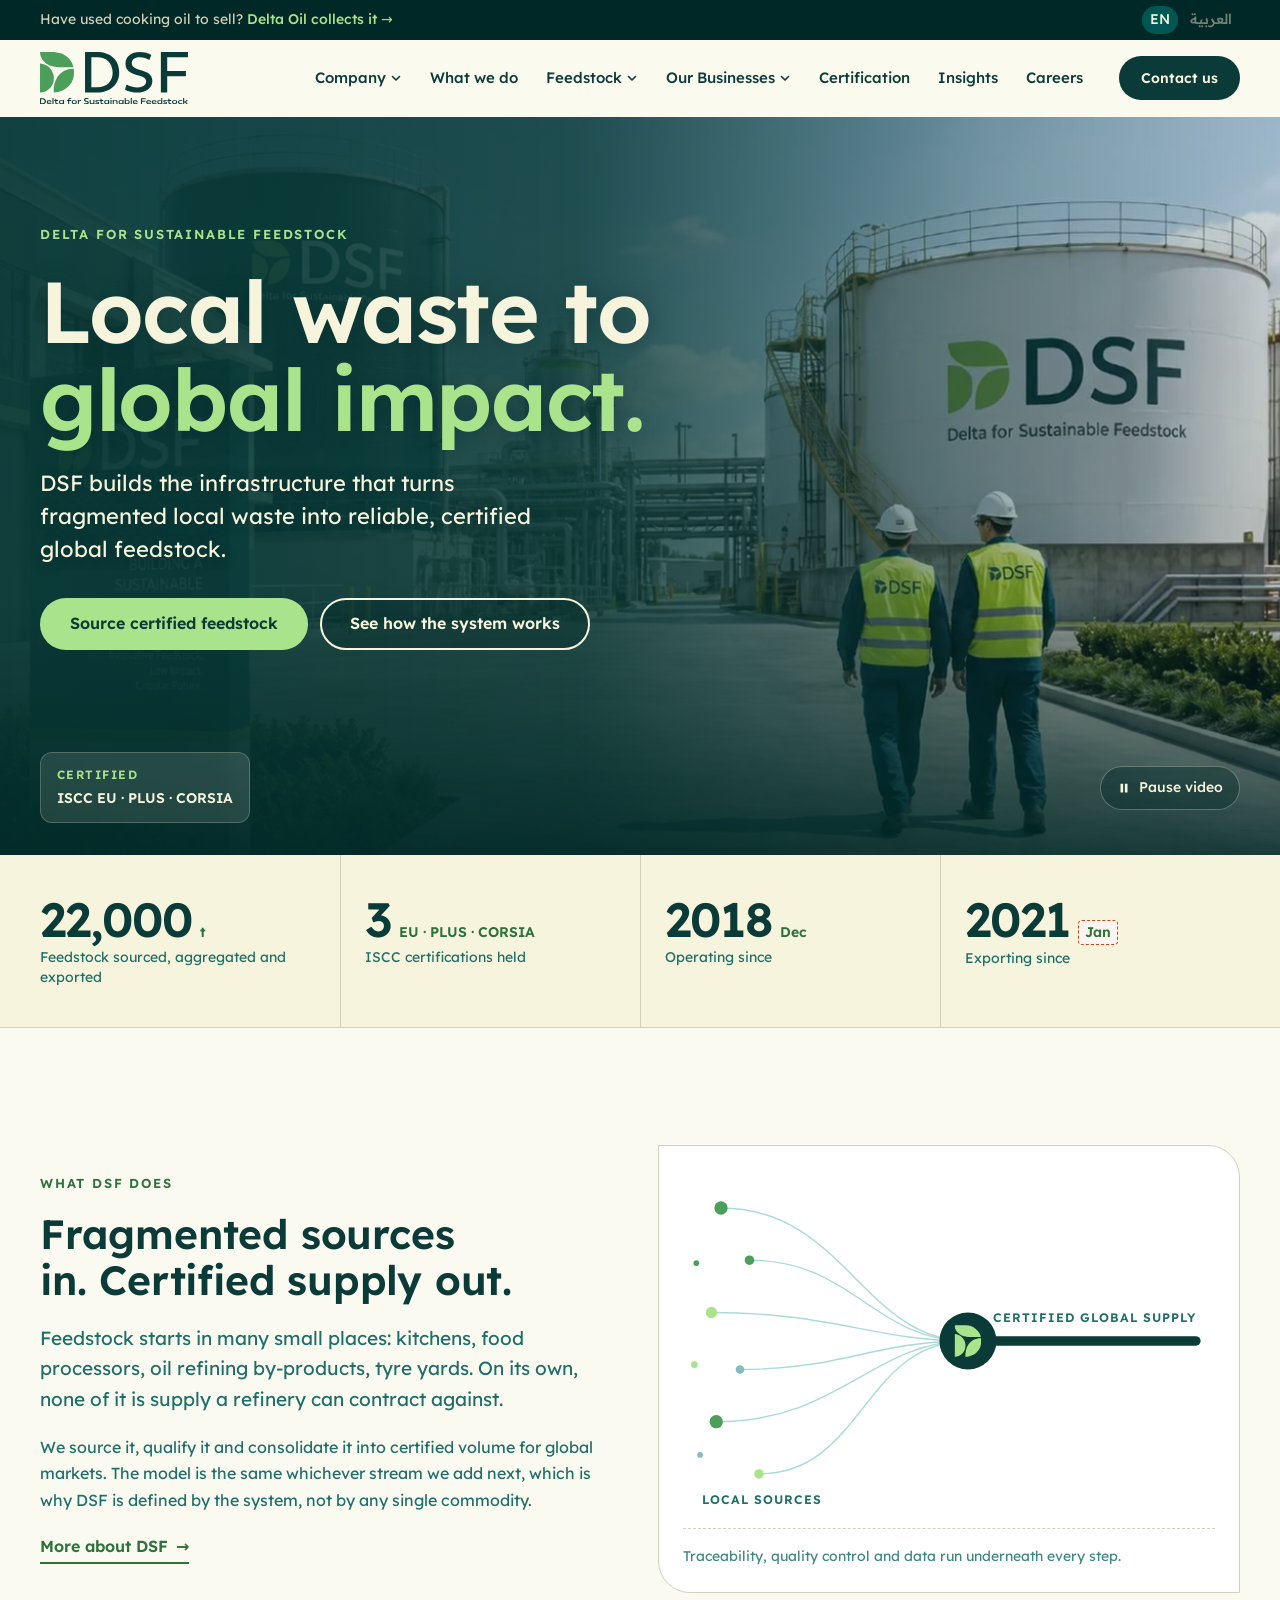
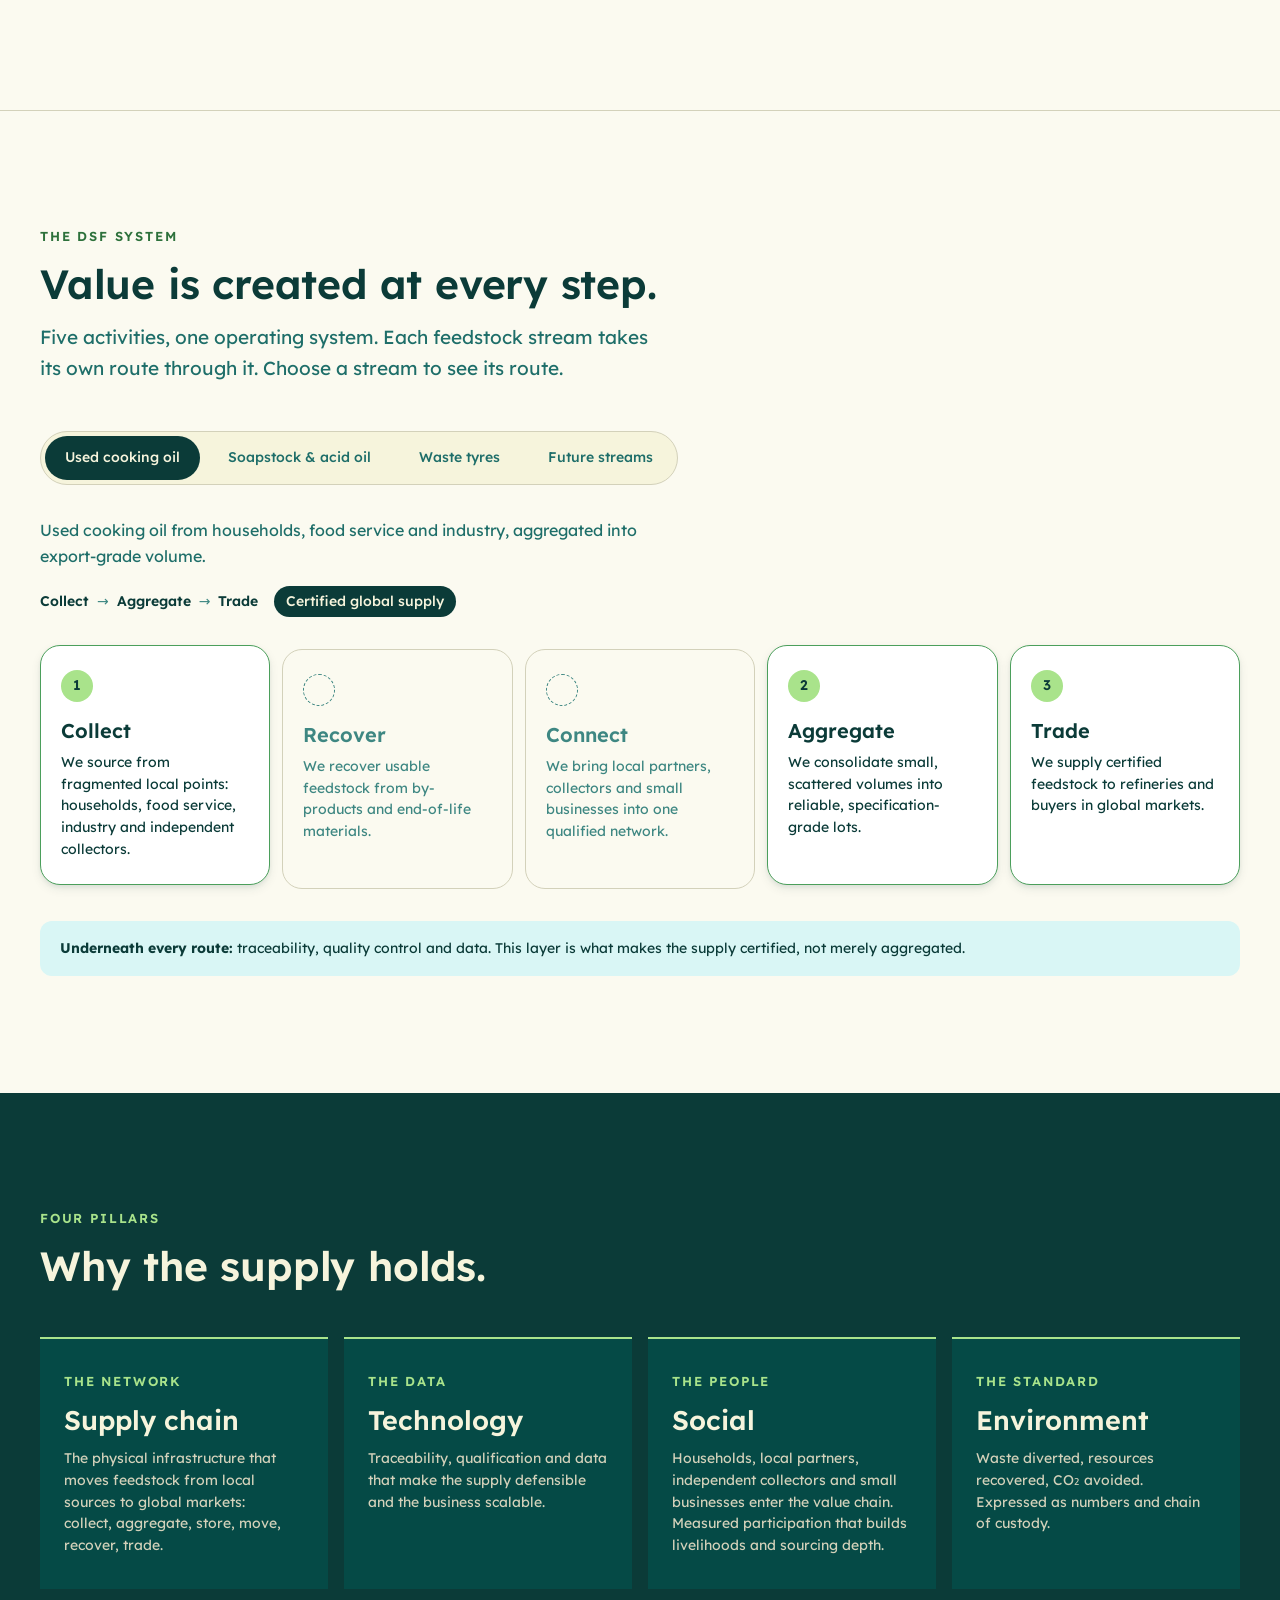
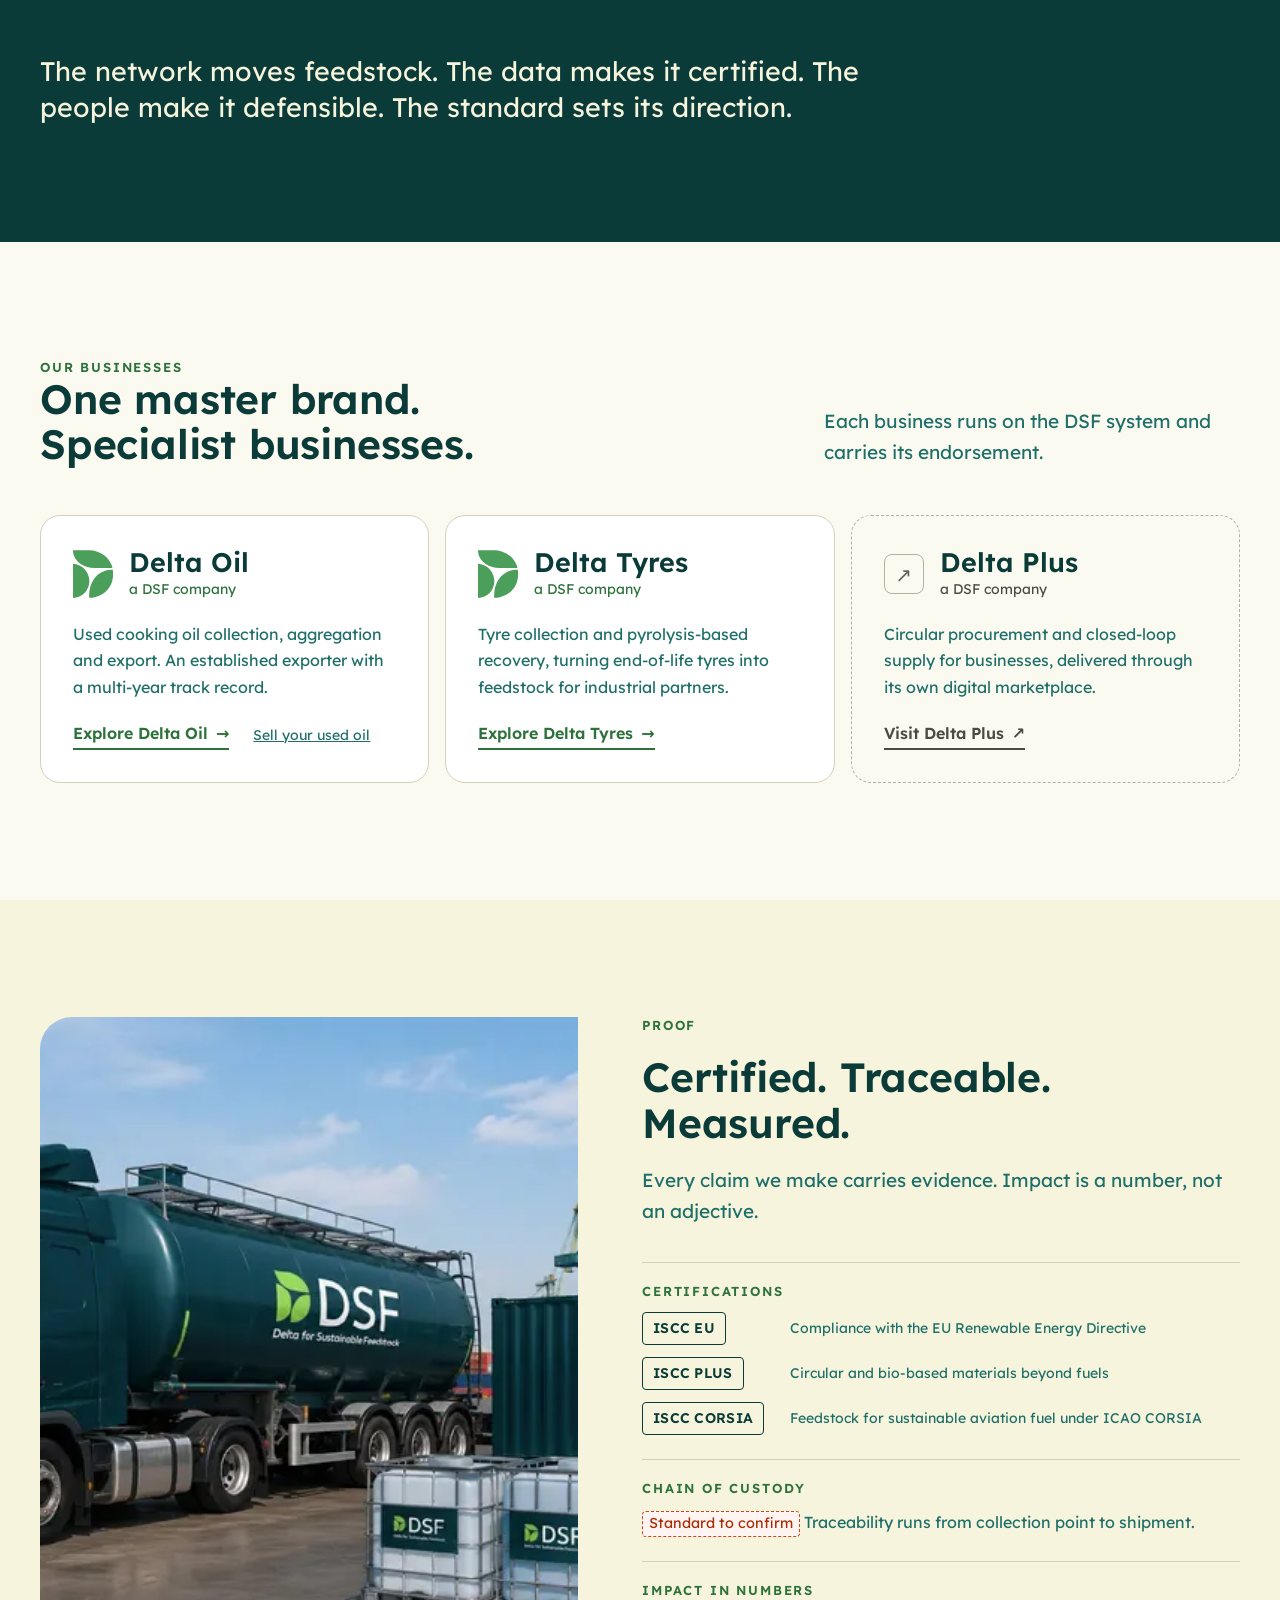
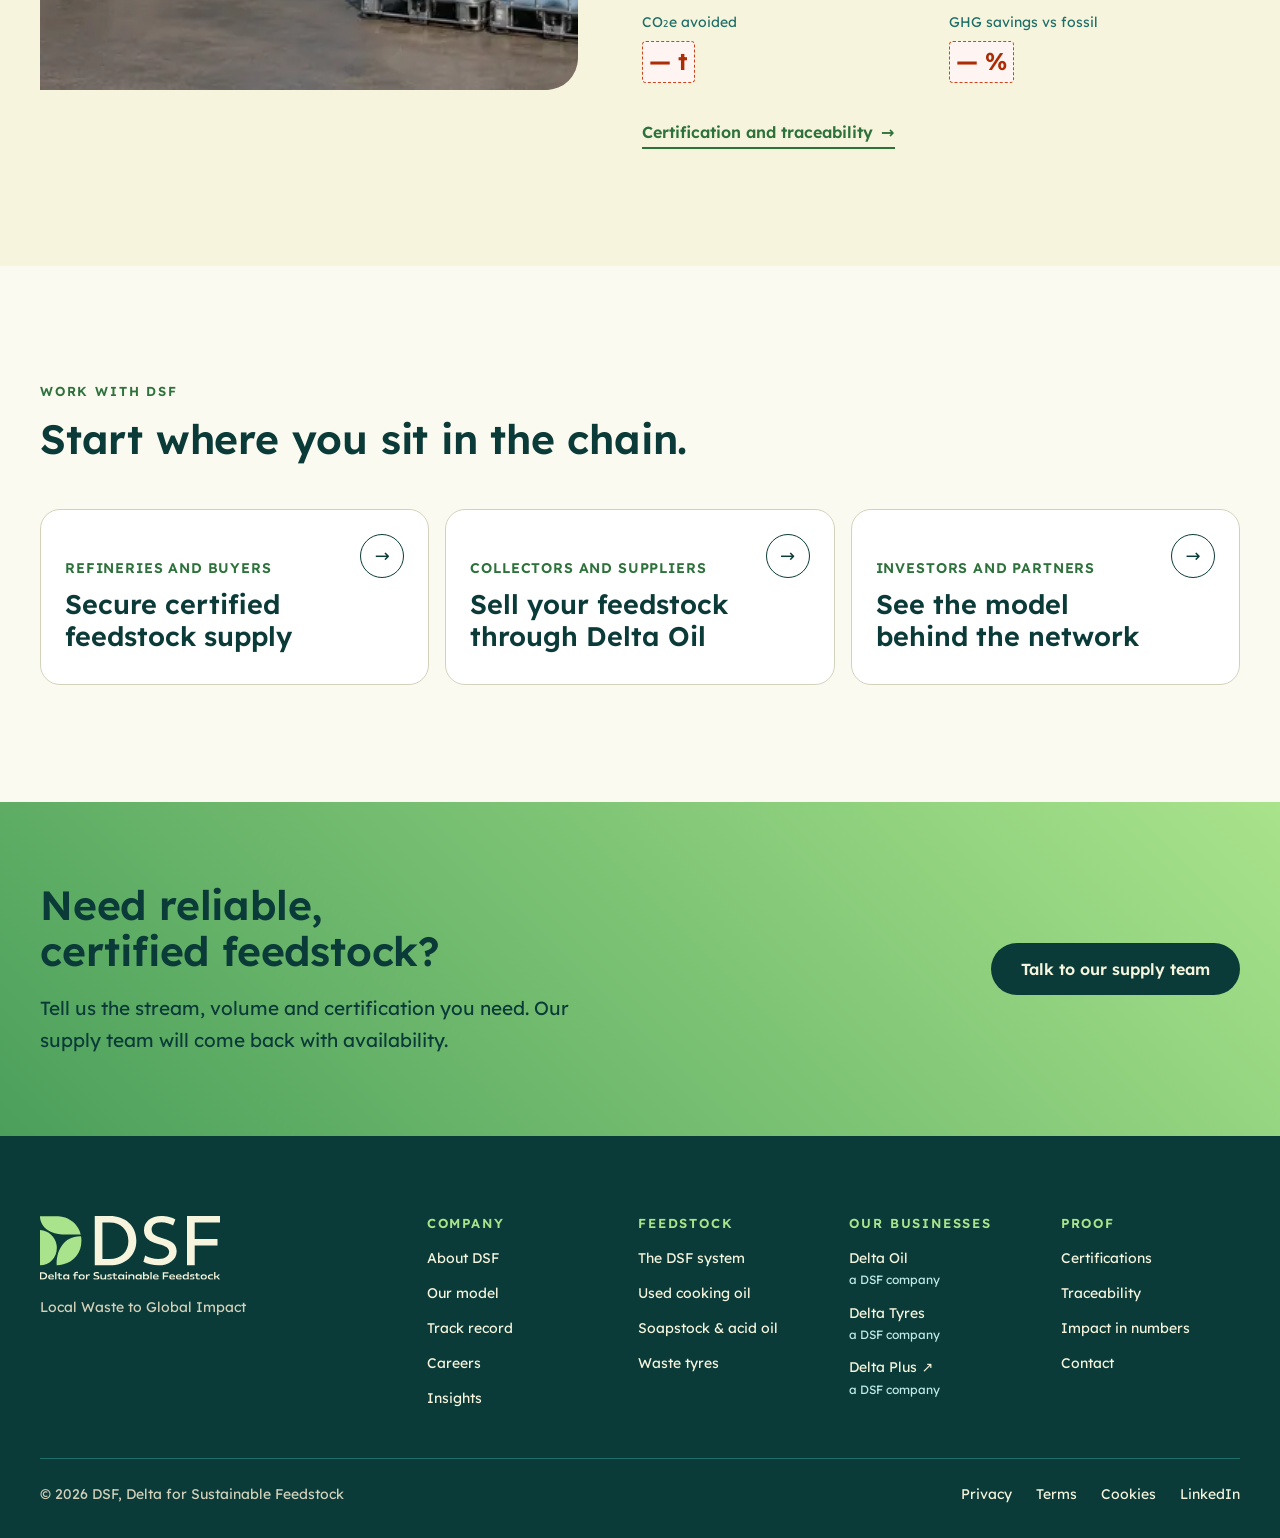
<file: index.html>
<!doctype html>
<html lang="en" dir="ltr">
<head>
  <meta charset="utf-8">
  <meta name="viewport" content="width=device-width, initial-scale=1, viewport-fit=cover">
  <title>DSF | Certified Sustainable Feedstock Supply</title>
  <meta name="description" content="DSF (Delta for Sustainable Feedstock) builds the infrastructure that turns fragmented local waste into reliable, ISCC-certified feedstock for global markets. Used cooking oil, soapstock, acid oil and waste tyres.">
  <link rel="canonical" href="https://www.example.com/">
  <link rel="alternate" hreflang="en" href="https://www.example.com/">
  <link rel="alternate" hreflang="x-default" href="https://www.example.com/">
  <!-- Add when the reviewed Arabic version ships: <link rel="alternate" hreflang="ar" href="https://www.example.com/ar/"> -->
  <meta name="robots" content="index, follow, max-image-preview:large">
  <meta name="theme-color" content="#0B3B38">

  <!-- Open Graph / social -->
  <meta property="og:type" content="website">
  <meta property="og:site_name" content="DSF, Delta for Sustainable Feedstock">
  <meta property="og:title" content="DSF | Local Waste to Global Impact">
  <meta property="og:description" content="Fragmented sources in, certified supply out. ISCC-EU, ISCC PLUS and ISCC CORSIA certified feedstock.">
  <meta property="og:url" content="https://www.example.com/">
  <meta property="og:image" content="https://www.example.com/assets/img/og/dsf-og.jpg">
  <meta property="og:image:width" content="1200">
  <meta property="og:image:height" content="630">
  <meta property="og:locale" content="en_GB">
  <meta name="twitter:card" content="summary_large_image">

  <!-- Icons -->
  <link rel="icon" href="favicon.svg" type="image/svg+xml">
  <link rel="icon" href="favicon-32.png" sizes="32x32" type="image/png">
  <link rel="apple-touch-icon" href="apple-touch-icon.png">
  <link rel="manifest" href="site.webmanifest">

  <!-- Styles: fonts are self-hosted, preload the one used above the fold -->
  <link rel="preload" href="assets/fonts/lexend-latin.woff2" as="font" type="font/woff2" crossorigin>
  <link rel="stylesheet" href="assets/css/fonts.css">
  <link rel="stylesheet" href="assets/css/tokens.css">
  <link rel="stylesheet" href="assets/css/main.css">

  <!-- Structured data: organisation, brand architecture and site -->
  <script type="application/ld+json">
  {
    "@context": "https://schema.org",
    "@graph": [
      {
        "@type": "Organization",
        "@id": "https://www.example.com/#organization",
        "name": "DSF",
        "legalName": "Delta for Sustainable Feedstock",
        "alternateName": "Delta for Sustainable Feedstock",
        "url": "https://www.example.com/",
        "logo": "https://www.example.com/assets/img/brand/logo-lockup.svg",
        "slogan": "Local Waste to Global Impact",
        "description": "DSF builds the infrastructure that turns fragmented local waste into reliable, certified global feedstock.",
        "foundingDate": "2018-12",
        "areaServed": ["Egypt", "Middle East", "Africa", "Europe"],
        "knowsAbout": ["Used cooking oil", "Soapstock", "Acid oil", "Waste tyres", "Sustainable aviation fuel feedstock", "ISCC certification", "Feedstock traceability"],
        "hasCredential": [
          {"@type": "EducationalOccupationalCredential", "name": "ISCC EU", "credentialCategory": "certification"},
          {"@type": "EducationalOccupationalCredential", "name": "ISCC PLUS", "credentialCategory": "certification"},
          {"@type": "EducationalOccupationalCredential", "name": "ISCC CORSIA", "credentialCategory": "certification"}
        ],
        "subOrganization": [
          {"@type": "Organization", "name": "Delta Oil", "description": "Used cooking oil collection, aggregation and export. A DSF company.", "url": "https://www.example.com/businesses/delta-oil/"},
          {"@type": "Organization", "name": "Delta Tyres", "description": "Tyre collection and pyrolysis-based recovery. A DSF company.", "url": "https://www.example.com/businesses/delta-tyres/"},
          {"@type": "Organization", "name": "Delta Plus", "description": "Circular procurement and closed-loop supply, delivered digitally. A DSF company."}
        ],
        "sameAs": []
      },
      {
        "@type": "WebSite",
        "@id": "https://www.example.com/#website",
        "url": "https://www.example.com/",
        "name": "DSF",
        "publisher": {"@id": "https://www.example.com/#organization"},
        "inLanguage": ["en"]
      },
      {
        "@type": "WebPage",
        "@id": "https://www.example.com/#webpage",
        "url": "https://www.example.com/",
        "name": "DSF | Certified Sustainable Feedstock Supply",
        "isPartOf": {"@id": "https://www.example.com/#website"},
        "about": {"@id": "https://www.example.com/#organization"},
        "inLanguage": "en"
      }
    ]
  }
  </script>
  <script src="assets/js/main.js" defer></script>
</head>

<body>
<svg xmlns="http://www.w3.org/2000/svg" width="0" height="0" style="position:absolute" aria-hidden="true" focusable="false">
<symbol id="dsf-lockup" viewBox="755 469 423 150"><g style="fill:var(--logo-mark,#4B9F5B)"><path d="M 754.9 585.0 C 754.8 580.3 754.8 575.5 754.8 570.8 C 754.8 550.6 755.0 530.4 754.9 510.2 C 754.9 508.9 754.9 507.6 754.9 506.2 C 754.9 505.0 754.9 503.7 754.9 502.4 C 754.9 502.0 754.7 502.0 755.3 502.0 C 774.7 503.4 791.6 517.8 794.2 538.4 C 797.4 564.0 779.4 584.9 754.9 585.0 "/><path d="M 850.7 512.6 L 813.2 512.6 C 810.6 512.6 808.9 512.5 806.9 512.4 C 795.1 511.7 783.5 509.3 773.6 502.6 C 762.3 494.9 755.1 483.0 754.8 469.3 L 796.0 469.3 C 796.8 469.3 797.7 469.4 798.5 469.5 C 803.8 470.1 809.0 471.1 814.0 472.8 C 818.1 474.2 822.0 476.1 825.7 478.3 C 825.7 478.3 825.7 478.3 825.7 478.4 C 834.8 483.7 842.0 491.3 846.6 500.8 C 846.6 500.8 846.6 500.8 846.6 500.9 C 848.4 504.5 849.8 508.4 850.7 512.6 "/><path d="M 852.3 527.2 C 852.3 556.1 835.1 575.9 809.7 582.5 C 804.8 583.8 799.6 584.6 794.2 584.8 C 793.5 568.7 796.5 552.5 805.8 539.3 C 816.3 524.2 833.3 515.9 851.5 516.9 C 852.0 519.8 852.3 522.8 852.3 525.9 L 852.3 526.0 C 852.3 526.4 852.3 526.8 852.3 527.2 "/></g><g style="fill:var(--logo-word,#0B3B38)"><path d="M 998.0 576.8 L 1002.1 561.8 C 1010.5 566.4 1022.1 570.3 1033.3 570.3 C 1049.8 570.3 1058.5 562.6 1058.5 552.7 C 1058.5 528.5 999.4 542.2 999.4 502.3 C 999.4 482.3 1016.3 469.1 1039.8 469.1 C 1052.2 469.1 1066.3 472.4 1073.1 477.5 L 1067.7 491.6 C 1060.7 487.8 1050.8 483.9 1039.9 483.9 C 1024.4 483.9 1017.3 491.6 1017.3 500.7 C 1017.3 528.1 1076.2 514.3 1076.2 551.6 C 1076.2 572.0 1057.1 585.0 1033.5 585.0 C 1021.2 585.0 1006.7 581.8 998.0 576.8 "/><path d="M 1178.3 484.1 L 1118.6 484.1 L 1118.6 523.3 L 1172.1 523.3 L 1172.1 538.3 L 1118.6 538.3 L 1118.6 585.0 L 1100.5 585.0 L 1100.5 469.1 L 1178.3 469.1 Z M 1178.3 484.1 "/><path d="M 919.1 570.0 C 944.3 570.0 962.7 554.6 962.7 527.8 C 962.7 500.7 943.9 484.1 919.2 484.1 L 901.7 484.1 L 901.7 570.0 Z M 981.4 527.1 C 981.4 563.0 954.8 585.0 918.9 585.0 L 883.7 585.0 L 883.7 469.1 L 918.9 469.1 C 955.0 469.1 981.4 491.3 981.4 527.1 "/></g><g style="fill:var(--logo-tag,#0B3B38)"><path d="M 762.0 603.9 L 758.0 603.9 L 758.0 615.3 L 762.0 615.3 C 766.1 615.3 768.6 613.2 768.6 609.6 C 768.6 606.0 766.1 603.9 762.0 603.9 M 762.0 618.2 L 754.8 618.2 L 754.8 601.1 L 762.0 601.1 C 767.8 601.1 772.0 604.2 772.0 609.6 C 772.0 615.0 767.8 618.2 762.0 618.2 "/><path d="M 777.3 611.1 L 784.9 611.1 C 784.7 609.4 783.3 608.4 781.1 608.4 C 778.9 608.4 777.5 609.4 777.3 611.1 M 787.9 611.6 C 787.9 612.1 787.8 612.5 787.8 612.8 L 777.3 612.8 C 777.6 614.7 779.3 615.7 781.9 615.7 C 783.6 615.7 785.5 615.4 787.1 614.8 L 787.1 617.4 C 785.5 618.1 783.7 618.5 781.8 618.5 C 777.1 618.5 774.1 616.0 774.1 612.2 C 774.1 608.5 777.0 605.9 781.2 605.9 C 785.1 605.9 787.9 608.3 787.9 611.6 "/><path d="M 790.5 600.6 L 793.6 600.6 L 793.6 618.2 L 790.5 618.2 Z M 790.5 600.6 "/><path d="M 801.6 602.9 L 801.6 606.2 L 806.6 606.2 L 806.6 608.9 L 801.6 608.9 L 801.6 613.3 C 801.6 614.8 802.1 615.7 804.3 615.7 C 805.2 615.7 806.4 615.6 807.0 615.4 L 807.0 618.1 C 806.3 618.3 804.8 618.5 803.7 618.5 C 800.0 618.5 798.6 616.8 798.6 613.7 L 798.6 608.9 L 795.6 608.9 L 795.6 606.2 L 798.6 606.2 L 798.6 602.9 Z M 801.6 602.9 "/><path d="M 816.4 615.7 C 818.8 615.7 820.5 614.4 820.5 612.2 C 820.5 610.0 818.8 608.7 816.4 608.7 C 814.1 608.7 812.3 610.1 812.3 612.2 C 812.3 614.3 814.1 615.7 816.4 615.7 M 815.6 605.9 C 818.0 605.9 819.8 606.8 820.6 608.2 L 820.7 608.2 L 820.7 606.2 L 823.7 606.2 L 823.7 618.2 L 820.7 618.2 L 820.7 616.1 L 820.6 616.1 C 819.8 617.6 818.0 618.5 815.6 618.5 C 811.9 618.5 809.1 615.9 809.1 612.2 C 809.1 608.5 811.9 605.9 815.6 605.9 "/><path d="M 844.3 600.6 L 844.3 603.3 C 843.7 603.2 842.9 603.0 841.8 603.0 C 839.5 603.0 838.4 603.8 838.4 605.4 L 838.4 606.2 L 844.1 606.2 L 844.1 608.9 L 838.4 608.9 L 838.4 618.2 L 835.4 618.2 L 835.4 608.9 L 832.4 608.9 L 832.4 606.2 L 835.4 606.2 L 835.4 605.0 C 835.4 601.9 837.4 600.3 841.3 600.3 C 842.6 600.3 843.5 600.4 844.3 600.6 "/><path d="M 848.8 612.2 C 848.8 614.3 850.5 615.7 853.0 615.7 C 855.5 615.7 857.2 614.4 857.2 612.2 C 857.2 610.0 855.5 608.7 853.0 608.7 C 850.5 608.7 848.8 610.1 848.8 612.2 M 860.3 612.2 C 860.3 615.9 857.5 618.5 853.0 618.5 C 848.5 618.5 845.6 615.9 845.6 612.2 C 845.6 608.5 848.5 605.9 853.0 605.9 C 857.5 605.9 860.3 608.5 860.3 612.2 "/><path d="M 866.0 608.8 L 866.1 608.8 C 866.7 606.9 868.3 605.9 870.3 605.9 C 870.9 605.9 871.6 606.0 872.1 606.2 L 872.1 609.1 C 871.6 608.9 870.7 608.8 870.0 608.8 C 867.4 608.8 866.1 610.3 866.0 612.8 L 866.0 618.2 L 863.0 618.2 L 863.0 606.2 L 866.0 606.2 Z M 866.0 608.8 "/><path d="M 888.1 600.8 C 889.9 600.8 892.1 601.1 893.5 601.6 L 893.5 604.6 C 892.0 604.0 890.1 603.6 888.3 603.6 C 885.7 603.6 884.1 604.5 884.1 605.9 C 884.1 609.4 894.6 606.9 894.6 613.3 C 894.6 616.6 891.7 618.5 886.6 618.5 C 884.5 618.5 882.1 618.1 880.7 617.6 L 880.7 614.6 C 882.1 615.2 884.3 615.6 886.3 615.6 C 889.5 615.6 891.2 614.7 891.2 613.3 C 891.2 609.7 880.8 612.2 880.8 605.9 C 880.8 602.7 883.4 600.8 888.1 600.8 "/><path d="M 896.9 613.3 L 896.9 606.2 L 900 606.2 L 900 612.7 C 900 614.7 901.2 615.8 903.5 615.8 C 906.1 615.8 907.4 614.4 907.5 612.5 L 907.5 606.2 L 910.6 606.2 L 910.6 618.2 L 907.8 618.2 L 907.6 616.2 L 907.5 616.2 C 906.8 617.5 905.1 618.5 902.5 618.5 C 898.9 618.5 896.9 616.6 896.9 613.3 "/><path d="M 923.2 606.6 L 923.2 609.4 C 921.9 608.8 920.4 608.6 919.0 608.6 C 917.4 608.6 916.2 609.1 916.2 609.8 C 916.2 611.8 923.9 610.1 923.9 614.7 C 923.9 617.1 921.8 618.5 917.9 618.5 C 916.1 618.5 914.1 618.2 913.1 617.9 L 913.1 615.0 C 914.2 615.5 915.9 615.8 917.6 615.8 C 919.6 615.8 920.8 615.4 920.8 614.5 C 920.8 612.4 913.2 614.0 913.2 609.7 C 913.2 607.4 915.3 605.9 918.9 605.9 C 920.4 605.9 922.1 606.2 923.2 606.6 "/><path d="M 930.8 602.9 L 930.8 606.2 L 935.8 606.2 L 935.8 608.9 L 930.8 608.9 L 930.8 613.3 C 930.8 614.8 931.3 615.7 933.5 615.7 C 934.4 615.7 935.6 615.6 936.2 615.4 L 936.2 618.1 C 935.5 618.3 934.0 618.5 932.9 618.5 C 929.3 618.5 927.8 616.8 927.8 613.7 L 927.8 608.9 L 924.8 608.9 L 924.8 606.2 L 927.8 606.2 L 927.8 602.9 Z M 930.8 602.9 "/><path d="M 945.6 615.7 C 948.0 615.7 949.7 614.4 949.7 612.2 C 949.7 610.0 948.0 608.7 945.6 608.7 C 943.3 608.7 941.5 610.1 941.5 612.2 C 941.5 614.3 943.3 615.7 945.6 615.7 M 944.9 605.9 C 947.2 605.9 949.0 606.8 949.8 608.2 L 949.9 608.2 L 949.9 606.2 L 952.9 606.2 L 952.9 618.2 L 949.9 618.2 L 949.9 616.1 L 949.8 616.1 C 949.0 617.6 947.2 618.5 944.9 618.5 C 941.1 618.5 938.3 615.9 938.3 612.2 C 938.3 608.5 941.1 605.9 944.9 605.9 "/><path d="M 959.5 618.2 L 956.4 618.2 L 956.4 606.2 L 959.5 606.2 Z M 959.9 602.0 C 959.9 603.1 959.0 603.9 958.0 603.9 C 956.9 603.9 956.1 603.1 956.1 602.0 C 956.1 601.0 956.9 600.2 958.0 600.2 C 959.0 600.2 959.9 601.0 959.9 602.0 "/><path d="M 965.8 608.3 L 965.9 608.3 C 966.8 606.9 968.8 605.9 971.1 605.9 C 974.4 605.9 976.7 607.8 976.7 610.5 L 976.7 618.2 L 973.7 618.2 L 973.7 612.0 C 973.7 609.8 972.3 608.6 969.9 608.6 C 967.5 608.6 965.9 610.1 965.8 612.2 L 965.8 618.2 L 962.8 618.2 L 962.8 606.2 L 965.8 606.2 Z M 965.8 608.3 "/><path d="M 986.6 615.7 C 989.1 615.7 990.8 614.4 990.8 612.2 C 990.8 610.0 989.1 608.7 986.6 608.7 C 984.3 608.7 982.5 610.1 982.5 612.2 C 982.5 614.3 984.3 615.7 986.6 615.7 M 985.9 605.9 C 988.2 605.9 990.1 606.8 990.8 608.2 L 990.9 608.2 L 990.9 606.2 L 994.0 606.2 L 994.0 618.2 L 990.9 618.2 L 990.9 616.1 L 990.8 616.1 C 990.0 617.6 988.2 618.5 985.9 618.5 C 982.2 618.5 979.3 615.9 979.3 612.2 C 979.3 608.5 982.2 605.9 985.9 605.9 "/><path d="M 1004.3 608.7 C 1001.9 608.7 1000.1 610.0 1000.1 612.2 C 1000.1 614.4 1001.8 615.7 1004.3 615.7 C 1006.7 615.7 1008.5 614.3 1008.5 612.2 C 1008.5 610.1 1006.7 608.7 1004.3 608.7 M 1005.0 618.5 C 1002.8 618.5 1001.0 617.6 1000.2 616.1 L 1000.1 616.1 L 1000.1 618.2 L 997.1 618.2 L 997.1 600.6 L 1000.1 600.6 L 1000.1 608.2 L 1000.2 608.2 C 1001.0 606.8 1002.8 605.9 1005.0 605.9 C 1008.8 605.9 1011.6 608.5 1011.6 612.2 C 1011.6 615.9 1008.8 618.5 1005.0 618.5 "/><path d="M 1014.4 600.6 L 1017.5 600.6 L 1017.5 618.2 L 1014.4 618.2 Z M 1014.4 600.6 "/><path d="M 1023.4 611.1 L 1031 611.1 C 1030.8 609.4 1029.3 608.4 1027.2 608.4 C 1025.0 608.4 1023.5 609.4 1023.4 611.1 M 1034.0 611.6 C 1034.0 612.1 1033.9 612.5 1033.8 612.8 L 1023.4 612.8 C 1023.6 614.7 1025.4 615.7 1028.0 615.7 C 1029.7 615.7 1031.5 615.4 1033.2 614.8 L 1033.2 617.4 C 1031.6 618.1 1029.7 618.5 1027.9 618.5 C 1023.1 618.5 1020.2 616.0 1020.2 612.2 C 1020.2 608.5 1023.1 605.9 1027.2 605.9 C 1031.2 605.9 1034.0 608.3 1034.0 611.6 "/><path d="M 1057.0 601.1 L 1057.0 603.9 L 1046.7 603.9 L 1046.7 608.6 L 1056.0 608.6 L 1056.0 611.5 L 1046.7 611.5 L 1046.7 618.2 L 1043.5 618.2 L 1043.5 601.1 Z M 1057.0 601.1 "/><path d="M 1061.8 611.1 L 1069.4 611.1 C 1069.2 609.4 1067.8 608.4 1065.6 608.4 C 1063.4 608.4 1062.0 609.4 1061.8 611.1 M 1072.4 611.6 C 1072.4 612.1 1072.3 612.5 1072.2 612.8 L 1061.8 612.8 C 1062.0 614.7 1063.8 615.7 1066.4 615.7 C 1068.1 615.7 1070 615.4 1071.6 614.8 L 1071.6 617.4 C 1070.0 618.1 1068.1 618.5 1066.3 618.5 C 1061.5 618.5 1058.6 616.0 1058.6 612.2 C 1058.6 608.5 1061.5 605.9 1065.6 605.9 C 1069.6 605.9 1072.4 608.3 1072.4 611.6 "/><path d="M 1077.5 611.1 L 1085.0 611.1 C 1084.9 609.4 1083.4 608.4 1081.3 608.4 C 1079.1 608.4 1077.6 609.4 1077.5 611.1 M 1088.1 611.6 C 1088.1 612.1 1088.0 612.5 1087.9 612.8 L 1077.5 612.8 C 1077.7 614.7 1079.5 615.7 1082.1 615.7 C 1083.8 615.7 1085.6 615.4 1087.3 614.8 L 1087.3 617.4 C 1085.7 618.1 1083.8 618.5 1082.0 618.5 C 1077.2 618.5 1074.3 616.0 1074.3 612.2 C 1074.3 608.5 1077.2 605.9 1081.3 605.9 C 1085.3 605.9 1088.1 608.3 1088.1 611.6 "/><path d="M 1097.4 615.7 C 1099.8 615.7 1101.6 614.4 1101.6 612.2 C 1101.6 610.0 1099.8 608.7 1097.4 608.7 C 1094.9 608.7 1093.2 610.1 1093.2 612.2 C 1093.2 614.3 1094.9 615.7 1097.4 615.7 M 1096.6 605.9 C 1098.9 605.9 1100.7 606.8 1101.5 608.2 L 1101.6 608.2 L 1101.6 600.6 L 1104.6 600.6 L 1104.6 618.2 L 1101.6 618.2 L 1101.6 616.1 L 1101.5 616.1 C 1100.7 617.6 1098.9 618.5 1096.6 618.5 C 1092.8 618.5 1090.0 615.9 1090.0 612.2 C 1090.0 608.5 1092.8 605.9 1096.6 605.9 "/><path d="M 1117.3 606.6 L 1117.3 609.4 C 1116.1 608.8 1114.5 608.6 1113.1 608.6 C 1111.6 608.6 1110.4 609.1 1110.4 609.8 C 1110.4 611.8 1118.1 610.1 1118.1 614.7 C 1118.1 617.1 1116.0 618.5 1112.0 618.5 C 1110.2 618.5 1108.3 618.2 1107.3 617.9 L 1107.3 615.0 C 1108.4 615.5 1110.1 615.8 1111.8 615.8 C 1113.8 615.8 1115.0 615.4 1115.0 614.5 C 1115.0 612.4 1107.4 614.0 1107.4 609.7 C 1107.4 607.4 1109.5 605.9 1113.0 605.9 C 1114.5 605.9 1116.2 606.2 1117.3 606.6 "/><path d="M 1125.0 602.9 L 1125.0 606.2 L 1130.0 606.2 L 1130.0 608.9 L 1125.0 608.9 L 1125.0 613.3 C 1125.0 614.8 1125.5 615.7 1127.7 615.7 C 1128.6 615.7 1129.8 615.6 1130.4 615.4 L 1130.4 618.1 C 1129.7 618.3 1128.1 618.5 1127.0 618.5 C 1123.4 618.5 1121.9 616.8 1121.9 613.7 L 1121.9 608.9 L 1119.0 608.9 L 1119.0 606.2 L 1121.9 606.2 L 1121.9 602.9 Z M 1125.0 602.9 "/><path d="M 1135.6 612.2 C 1135.6 614.3 1137.4 615.7 1139.8 615.7 C 1142.3 615.7 1144.0 614.4 1144.0 612.2 C 1144.0 610.0 1142.3 608.7 1139.8 608.7 C 1137.4 608.7 1135.6 610.1 1135.6 612.2 M 1147.2 612.2 C 1147.2 615.9 1144.3 618.5 1139.8 618.5 C 1135.3 618.5 1132.5 615.9 1132.5 612.2 C 1132.5 608.5 1135.3 605.9 1139.8 605.9 C 1144.3 605.9 1147.2 608.5 1147.2 612.2 "/><path d="M 1157.3 605.9 C 1158.7 605.9 1160.3 606.1 1161.5 606.5 L 1161.5 609.4 C 1160.5 609.0 1159.0 608.7 1157.6 608.7 C 1154.5 608.7 1152.6 610.0 1152.6 612.2 C 1152.6 614.3 1154.5 615.7 1157.6 615.7 C 1159.0 615.7 1160.5 615.4 1161.5 615.0 L 1161.5 617.9 C 1160.3 618.2 1158.7 618.5 1157.3 618.5 C 1152.4 618.5 1149.4 615.9 1149.4 612.2 C 1149.4 608.4 1152.5 605.9 1157.3 605.9 "/><path d="M 1167.2 600.6 L 1167.2 610.8 L 1170.2 610.8 L 1174.0 606.2 L 1177.8 606.2 L 1172.5 611.9 L 1172.5 612.0 L 1178.3 618.2 L 1174.3 618.2 L 1170.1 613.2 L 1167.2 613.2 L 1167.2 618.2 L 1164.1 618.2 L 1164.1 600.6 Z M 1167.2 600.6 "/></g></symbol>
<symbol id="dsf-mark" viewBox="755 469 97 116"><g style="fill:var(--logo-mark,#4B9F5B)"><path d="M 754.9 585.0 C 754.8 580.3 754.8 575.5 754.8 570.8 C 754.8 550.6 755.0 530.4 754.9 510.2 C 754.9 508.9 754.9 507.6 754.9 506.2 C 754.9 505.0 754.9 503.7 754.9 502.4 C 754.9 502.0 754.7 502.0 755.3 502.0 C 774.7 503.4 791.6 517.8 794.2 538.4 C 797.4 564.0 779.4 584.9 754.9 585.0 "/><path d="M 850.7 512.6 L 813.2 512.6 C 810.6 512.6 808.9 512.5 806.9 512.4 C 795.1 511.7 783.5 509.3 773.6 502.6 C 762.3 494.9 755.1 483.0 754.8 469.3 L 796.0 469.3 C 796.8 469.3 797.7 469.4 798.5 469.5 C 803.8 470.1 809.0 471.1 814.0 472.8 C 818.1 474.2 822.0 476.1 825.7 478.3 C 825.7 478.3 825.7 478.3 825.7 478.4 C 834.8 483.7 842.0 491.3 846.6 500.8 C 846.6 500.8 846.6 500.8 846.6 500.9 C 848.4 504.5 849.8 508.4 850.7 512.6 "/><path d="M 852.3 527.2 C 852.3 556.1 835.1 575.9 809.7 582.5 C 804.8 583.8 799.6 584.6 794.2 584.8 C 793.5 568.7 796.5 552.5 805.8 539.3 C 816.3 524.2 833.3 515.9 851.5 516.9 C 852.0 519.8 852.3 522.8 852.3 525.9 L 852.3 526.0 C 852.3 526.4 852.3 526.8 852.3 527.2 "/></g></symbol>
</svg>
<a class="skip-link" href="#main">Skip to content</a>

<!-- ============ HEADER ============ -->
<div class="topbar dsf-dark">
  <div class="container topbar__inner">
    <p class="topbar__note"><span class="topbar__long">Have used cooking oil to sell? </span><span class="topbar__short">Selling used oil? </span><a href="businesses/delta-oil/#supply">Delta Oil collects it <span aria-hidden="true">→</span></a></p>
    <nav class="lang" aria-label="Language">
      <a href="./" class="lang__item" aria-current="true" lang="en">EN</a>
      <span class="lang__item lang__item--soon" lang="ar" title="Arabic version in review" aria-disabled="true">العربية</span>
    </nav>
  </div>
</div>

<header class="site-header" data-header>
  <div class="container site-header__inner">
    <a class="brand" href="./" aria-label="DSF, Delta for Sustainable Feedstock, home">
      <svg class="brand__logo" viewBox="0 0 423 150" aria-hidden="true"><use href="#dsf-lockup"/></svg>
    </a>

    <button class="nav-toggle" type="button" aria-expanded="false" aria-controls="site-nav" data-nav-toggle>
      <span class="nav-toggle__bars" aria-hidden="true"></span>
      <span class="nav-toggle__label">Menu</span>
    </button>

    <nav class="site-nav" id="site-nav" aria-label="Main" data-nav>
      <ul class="site-nav__list">
        <li class="site-nav__item has-sub">
          <button class="site-nav__link" type="button" aria-expanded="false" aria-controls="sub-company" data-sub-toggle>Company <svg class="chev" viewBox="0 0 12 12" aria-hidden="true"><path d="M2.5 4.5 6 8l3.5-3.5"/></svg></button>
          <div class="subnav" id="sub-company">
            <ul class="subnav__list">
              <li><a href="company/about/"><strong>About DSF</strong><span>Who we are and what we build</span></a></li>
              <li><a href="company/model/"><strong>Our model</strong><span>The four pillars behind the supply</span></a></li>
              <li><a href="company/track-record/"><strong>Track record</strong><span>Milestones and export history</span></a></li>
              <li><a href="company/leadership/"><strong>Leadership</strong><span>The team running DSF</span></a></li>
            </ul>
          </div>
        </li>
        <li class="site-nav__item"><a class="site-nav__link" href="what-we-do/">What we do</a></li>
        <li class="site-nav__item has-sub">
          <button class="site-nav__link" type="button" aria-expanded="false" aria-controls="sub-feedstock" data-sub-toggle>Feedstock <svg class="chev" viewBox="0 0 12 12" aria-hidden="true"><path d="M2.5 4.5 6 8l3.5-3.5"/></svg></button>
          <div class="subnav" id="sub-feedstock">
            <ul class="subnav__list">
              <li><a href="feedstock/uco/"><strong>Used cooking oil</strong><span>UCO for biofuels and SAF</span></a></li>
              <li><a href="feedstock/soapstock-acid-oil/"><strong>Soapstock &amp; acid oil</strong><span>Recovered refining by-products</span></a></li>
              <li><a href="feedstock/waste-tyres/"><strong>Waste tyres</strong><span>Collection and pyrolysis recovery</span></a></li>
              <li><a href="feedstock/future-streams/"><strong>Future streams</strong><span>New feedstock, same system</span></a></li>
            </ul>
          </div>
        </li>
        <li class="site-nav__item has-sub">
          <button class="site-nav__link" type="button" aria-expanded="false" aria-controls="sub-businesses" data-sub-toggle>Our Businesses <svg class="chev" viewBox="0 0 12 12" aria-hidden="true"><path d="M2.5 4.5 6 8l3.5-3.5"/></svg></button>
          <div class="subnav subnav--wide" id="sub-businesses">
            <ul class="subnav__list subnav__list--biz">
              <li><a href="businesses/delta-oil/"><svg class="biz-mark" viewBox="0 0 97 116" aria-hidden="true"><use href="#dsf-mark"/></svg><strong>Delta Oil</strong><em>a DSF company</em><span>Used cooking oil collection and export</span></a></li>
              <li><a href="businesses/delta-tyres/"><svg class="biz-mark" viewBox="0 0 97 116" aria-hidden="true"><use href="#dsf-mark"/></svg><strong>Delta Tyres</strong><em>a DSF company</em><span>Tyre collection and recovery</span></a></li>
              <li><a href="https://www.example.com/delta-plus" rel="noopener" target="_blank"><span class="biz-mark biz-mark--ext" aria-hidden="true">↗</span><strong>Delta Plus</strong><em>a DSF company</em><span>Circular procurement marketplace<span class="visually-hidden"> (opens the Delta Plus website)</span></span></a></li>
            </ul>
            <a class="subnav__all" href="businesses/">All businesses <span aria-hidden="true">→</span></a>
          </div>
        </li>
        <li class="site-nav__item"><a class="site-nav__link" href="proof/">Certification</a></li>
        <li class="site-nav__item"><a class="site-nav__link" href="insights/">Insights</a></li>
        <li class="site-nav__item"><a class="site-nav__link" href="careers/">Careers</a></li>
      </ul>
      <a class="btn btn--primary site-nav__cta" href="contact/">Contact us</a>
    </nav>
  </div>
</header>

<main id="main">

  <!-- ============ 1. HERO ============ -->
  <section class="hero dsf-dark" aria-labelledby="hero-title">
    <div class="hero__bg" aria-hidden="true">
      <!-- Placeholder loop built from CVI photos. Swap for real footage: keep the same file names,
           720p, 10-20 s, muted, about 1.5 MB per format. -->
      <video class="hero__video" autoplay muted loop playsinline preload="metadata"
             poster="assets/video/hero-poster.jpg" data-hero-video>
        <source src="assets/video/hero-loop-720.webm" type="video/webm">
        <source src="assets/video/hero-loop-720.mp4" type="video/mp4">
      </video>
      <div class="hero__scrim"></div>
    </div>
    <div class="container hero__inner">
      <div class="hero__copy">
        <p class="eyebrow">Delta for Sustainable Feedstock</p>
        <h1 id="hero-title" class="hero__title">Local waste to <span class="hl">global impact.</span></h1>
        <p class="hero__lead">DSF builds the infrastructure that turns fragmented local waste into reliable, certified global feedstock.</p>
        <div class="btn-row">
          <a class="btn btn--primary btn--lg" href="contact/?topic=buy">Source certified feedstock</a>
          <a class="btn btn--ghost btn--lg" href="#system">See how the system works</a>
        </div>
      </div>
      <div class="hero__foot">
        <p class="hero__chip">
          <span class="hero__chip-label">Certified</span>
          <span class="hero__chip-value">ISCC EU · PLUS · CORSIA</span>
        </p>
        <button class="hero__toggle" type="button" aria-pressed="false" data-video-toggle>
          <svg viewBox="0 0 16 16" aria-hidden="true"><path class="i-pause" d="M4 3h3v10H4zM9 3h3v10H9z"/><path class="i-play" d="M4 2.5v11l9-5.5z"/></svg>
          <span data-video-toggle-label>Pause video</span>
        </button>
      </div>
    </div>
  </section>

  <!-- ============ 2. PROOF STRIP ============ -->
  <section class="proofbar" aria-labelledby="proofbar-title">
    <h2 id="proofbar-title" class="visually-hidden">DSF in numbers</h2>
    <div class="container">
      <dl class="proofbar__list">
        <div class="proofbar__item">
          <dt>Feedstock sourced, aggregated and exported</dt>
          <dd><span class="num">22,000</span><span class="unit">t</span></dd>
        </div>
        <div class="proofbar__item">
          <dt>ISCC certifications held</dt>
          <dd><span class="num">3</span><span class="unit">EU · PLUS · CORSIA</span></dd>
        </div>
        <div class="proofbar__item">
          <dt>Operating since</dt>
          <dd><span class="num">2018</span><span class="unit">Dec</span></dd>
        </div>
        <div class="proofbar__item">
          <dt>Exporting since</dt>
          <dd><span class="num">2021</span><span class="unit tbc" title="To confirm with DSF: export start date and number of markets">Jan</span></dd>
        </div>
      </dl>
    </div>
  </section>

  <!-- ============ 3. THE MODEL ============ -->
  <section class="section model" aria-labelledby="model-title">
    <div class="container model__grid">
      <div class="model__copy">
        <p class="eyebrow">What DSF does</p>
        <h2 id="model-title">Fragmented sources in. Certified supply out.</h2>
        <p class="lead">Feedstock starts in many small places: kitchens, food processors, oil refining by-products, tyre yards. On its own, none of it is supply a refinery can contract against.</p>
        <p>We source it, qualify it and consolidate it into certified volume for global markets. The model is the same whichever stream we add next, which is why DSF is defined by the system, not by any single commodity.</p>
        <a class="link-arrow" href="company/about/">More about DSF <span aria-hidden="true">→</span></a>
      </div>
      <figure class="flow" aria-labelledby="flow-cap">
        <svg class="flow__svg" viewBox="0 0 560 360" role="img" aria-labelledby="flow-title">
          <title id="flow-title">Many small local sources converge through DSF into one stream of certified global supply</title>
          <g class="flow__paths">
            <path d="M40 40 C 170 40, 190 180, 300 180"/>
            <path d="M70 95 C 180 95, 200 180, 300 180"/>
            <path d="M30 150 C 160 150, 200 180, 300 180"/>
            <path d="M60 210 C 170 210, 200 180, 300 180"/>
            <path d="M35 265 C 165 265, 200 180, 300 180"/>
            <path d="M80 320 C 190 320, 190 180, 300 180"/>
          </g>
          <g class="flow__pulses" aria-hidden="true">
            <path d="M40 40 C 170 40, 190 180, 300 180"/>
            <path d="M30 150 C 160 150, 200 180, 300 180"/>
            <path d="M35 265 C 165 265, 200 180, 300 180"/>
          </g>
          <g class="flow__sources">
            <circle cx="40" cy="40" r="7"/><circle cx="70" cy="95" r="5"/><circle cx="30" cy="150" r="6"/>
            <circle cx="60" cy="210" r="4.5"/><circle cx="35" cy="265" r="7"/><circle cx="80" cy="320" r="5"/>
            <circle cx="14" cy="98" r="3"/><circle cx="18" cy="300" r="3"/><circle cx="12" cy="205" r="3.5"/>
          </g>
          <path class="flow__out" d="M300 180 H 540"/>
          <path class="flow__out-pulse" d="M300 180 H 540" aria-hidden="true"/>
          <circle class="flow__hub" cx="300" cy="180" r="30"/>
          <use href="#dsf-mark" x="286" y="163" width="28" height="34" class="flow__hub-mark"/>
          <text class="flow__label" x="20" y="352">Local sources</text>
          <text class="flow__label flow__label--end" x="540" y="160">Certified global supply</text>
        </svg>
        <figcaption id="flow-cap" class="flow__cap">Traceability, quality control and data run underneath every step.</figcaption>
      </figure>
    </div>
  </section>

  <!-- ============ 4. THE SYSTEM ============ -->
  <section class="section system" id="system" aria-labelledby="system-title">
    <div class="container">
      <header class="section-head">
        <p class="eyebrow">The DSF system</p>
        <h2 id="system-title">Value is created at every step.</h2>
        <p class="lead">Five activities, one operating system. Each feedstock stream takes its own route through it. Choose a stream to see its route.</p>
      </header>

      <div class="streams" data-streams>
        <div class="streams__tabs" role="tablist" aria-label="Feedstock streams">
          <button class="streams__tab" role="tab" id="tab-uco" aria-selected="true" aria-controls="stream-panel" data-route="collect,aggregate,trade" data-desc="Used cooking oil from households, food service and industry, aggregated into export-grade volume.">Used cooking oil</button>
          <button class="streams__tab" role="tab" id="tab-soap" aria-selected="false" aria-controls="stream-panel" tabindex="-1" data-route="collect,recover,aggregate,trade" data-desc="By-products of vegetable oil refining, recovered into usable feedstock before aggregation.">Soapstock &amp; acid oil</button>
          <button class="streams__tab" role="tab" id="tab-tyres" aria-selected="false" aria-controls="stream-panel" tabindex="-1" data-route="collect,aggregate,recover,trade" data-desc="End-of-life tyres, aggregated and then recovered through pyrolysis by Delta Tyres.">Waste tyres</button>
          <button class="streams__tab" role="tab" id="tab-future" aria-selected="false" aria-controls="stream-panel" tabindex="-1" data-route="collect,aggregate,recover,trade" data-desc="New streams plug into the same system without rebuilding it from zero.">Future streams</button>
        </div>

        <div class="streams__panel" id="stream-panel" role="tabpanel" aria-labelledby="tab-uco" aria-live="polite">
          <p class="streams__desc" data-stream-desc>Used cooking oil from households, food service and industry, aggregated into export-grade volume.</p>
          <ol class="route" data-route-list aria-label="Route">
            <li>Collect</li><li>Aggregate</li><li>Trade</li>
          </ol>
        </div>

        <ul class="activities" role="list">
          <li class="activity is-on" data-step="collect">
            <span class="activity__order" aria-hidden="true">1</span>
            <h3>Collect</h3>
            <p>We source from fragmented local points: households, food service, industry and independent collectors.</p>
          </li>
          <li class="activity" data-step="recover">
            <span class="activity__order" aria-hidden="true"></span>
            <h3>Recover</h3>
            <p>We recover usable feedstock from by-products and end-of-life materials.</p>
          </li>
          <li class="activity" data-step="connect">
            <span class="activity__order" aria-hidden="true"></span>
            <h3>Connect</h3>
            <p>We bring local partners, collectors and small businesses into one qualified network.</p>
          </li>
          <li class="activity is-on" data-step="aggregate">
            <span class="activity__order" aria-hidden="true">2</span>
            <h3>Aggregate</h3>
            <p>We consolidate small, scattered volumes into reliable, specification-grade lots.</p>
          </li>
          <li class="activity is-on" data-step="trade">
            <span class="activity__order" aria-hidden="true">3</span>
            <h3>Trade</h3>
            <p>We supply certified feedstock to refineries and buyers in global markets.</p>
          </li>
        </ul>

        <p class="layer"><strong>Underneath every route:</strong> traceability, quality control and data. This layer is what makes the supply certified, not merely aggregated.</p>
      </div>
    </div>
  </section>

  <!-- ============ 5. FOUR PILLARS ============ -->
  <section class="section pillars dsf-dark" aria-labelledby="pillars-title">
    <div class="pillars__pattern" aria-hidden="true"></div>
    <div class="container">
      <header class="section-head">
        <p class="eyebrow">Four pillars</p>
        <h2 id="pillars-title">Why the supply holds.</h2>
      </header>
      <ul class="pillar-grid" role="list">
        <li class="pillar">
          <p class="pillar__tag">The network</p>
          <h3>Supply chain</h3>
          <p>The physical infrastructure that moves feedstock from local sources to global markets: collect, aggregate, store, move, recover, trade.</p>
        </li>
        <li class="pillar">
          <p class="pillar__tag">The data</p>
          <h3>Technology</h3>
          <p>Traceability, qualification and data that make the supply defensible and the business scalable.</p>
        </li>
        <li class="pillar">
          <p class="pillar__tag">The people</p>
          <h3>Social</h3>
          <p>Households, local partners, independent collectors and small businesses enter the value chain. Measured participation that builds livelihoods and sourcing depth.</p>
        </li>
        <li class="pillar">
          <p class="pillar__tag">The standard</p>
          <h3>Environment</h3>
          <p>Waste diverted, resources recovered, CO₂ avoided. Expressed as numbers and chain of custody.</p>
        </li>
      </ul>
      <blockquote class="pillars__quote">
        <p>The network moves feedstock. The data makes it certified. The people make it defensible. The standard sets its direction.</p>
      </blockquote>
    </div>
  </section>

  <!-- ============ 6. OUR BUSINESSES ============ -->
  <section class="section businesses" id="businesses" aria-labelledby="biz-title">
    <div class="container">
      <header class="section-head section-head--split">
        <div>
          <p class="eyebrow">Our businesses</p>
          <h2 id="biz-title">One master brand. Specialist businesses.</h2>
        </div>
        <p class="lead">Each business runs on the DSF system and carries its endorsement.</p>
      </header>
      <ul class="biz-grid" role="list">
        <li class="biz">
          <div class="biz__head">
            <svg class="biz__mark" viewBox="0 0 97 116" aria-hidden="true"><use href="#dsf-mark"/></svg>
            <div>
              <h3 class="biz__name">Delta Oil</h3>
              <p class="biz__endorse">a DSF company</p>
            </div>
          </div>
          <p>Used cooking oil collection, aggregation and export. An established exporter with a multi-year track record.</p>
          <div class="biz__links">
            <a class="link-arrow" href="businesses/delta-oil/">Explore Delta Oil <span aria-hidden="true">→</span></a>
            <a class="biz__sub" href="businesses/delta-oil/#supply">Sell your used oil</a>
          </div>
        </li>
        <li class="biz">
          <div class="biz__head">
            <svg class="biz__mark" viewBox="0 0 97 116" aria-hidden="true"><use href="#dsf-mark"/></svg>
            <div>
              <h3 class="biz__name">Delta Tyres</h3>
              <p class="biz__endorse">a DSF company</p>
            </div>
          </div>
          <p>Tyre collection and pyrolysis-based recovery, turning end-of-life tyres into feedstock for industrial partners.</p>
          <div class="biz__links">
            <a class="link-arrow" href="businesses/delta-tyres/">Explore Delta Tyres <span aria-hidden="true">→</span></a>
          </div>
        </li>
        <li class="biz biz--ext">
          <div class="biz__head">
            <span class="biz__mark biz__mark--ext" aria-hidden="true">↗</span>
            <div>
              <h3 class="biz__name">Delta Plus</h3>
              <p class="biz__endorse">a DSF company</p>
            </div>
          </div>
          <p>Circular procurement and closed-loop supply for businesses, delivered through its own digital marketplace.</p>
          <div class="biz__links">
            <a class="link-arrow" href="https://www.example.com/delta-plus" target="_blank" rel="noopener">Visit Delta Plus <span aria-hidden="true">↗</span><span class="visually-hidden"> (opens in a new tab)</span></a>
          </div>
        </li>
      </ul>
    </div>
  </section>

  <!-- ============ 7. PROOF ============ -->
  <section class="section proof" id="proof" aria-labelledby="proof-title">
    <div class="container proof__grid">
      <figure class="proof__media">
        <picture>
          <source type="image/webp" srcset="assets/img/photos/logistics-tanker-800.webp 800w, assets/img/photos/logistics-tanker-1600.webp 1600w" sizes="(min-width: 1024px) 45vw, 100vw">
          <img src="assets/img/photos/logistics-tanker-800.jpg" srcset="assets/img/photos/logistics-tanker-800.jpg 800w, assets/img/photos/logistics-tanker-1600.jpg 1600w" sizes="(min-width: 1024px) 45vw, 100vw" width="1600" height="900" alt="DSF tanker truck and containers at a port loading area" loading="lazy" decoding="async">
        </picture>
      </figure>
      <div class="proof__copy">
        <p class="eyebrow">Proof</p>
        <h2 id="proof-title">Certified. Traceable. Measured.</h2>
        <p class="lead">Every claim we make carries evidence. Impact is a number, not an adjective.</p>

        <div class="proof__blocks">
          <div class="proof__block">
            <h3>Certifications</h3>
            <ul class="certs" role="list">
              <li><strong>ISCC EU</strong><span>Compliance with the EU Renewable Energy Directive</span></li>
              <li><strong>ISCC PLUS</strong><span>Circular and bio-based materials beyond fuels</span></li>
              <li><strong>ISCC CORSIA</strong><span>Feedstock for sustainable aviation fuel under ICAO CORSIA</span></li>
            </ul>
          </div>
          <div class="proof__block">
            <h3>Chain of custody</h3>
            <p><span class="tbc" title="Playbook section 5 leaves this blank">Standard to confirm</span> Traceability runs from collection point to shipment.</p>
          </div>
          <div class="proof__block">
            <h3>Impact in numbers</h3>
            <dl class="impact">
              <div><dt>CO₂e avoided</dt><dd><span class="tbc" title="Figure pending from DSF">— t</span></dd></div>
              <div><dt>GHG savings vs fossil</dt><dd><span class="tbc" title="Figure pending from DSF">— %</span></dd></div>
            </dl>
          </div>
        </div>
        <a class="link-arrow" href="proof/">Certification and traceability <span aria-hidden="true">→</span></a>
      </div>
    </div>
  </section>

  <!-- ============ 8. THREE DOORS ============ -->
  <section class="section doors" aria-labelledby="doors-title">
    <div class="container">
      <header class="section-head">
        <p class="eyebrow">Work with DSF</p>
        <h2 id="doors-title">Start where you sit in the chain.</h2>
      </header>
      <ul class="door-grid" role="list">
        <li>
          <a class="door" href="contact/?topic=buy">
            <span class="door__who">Refineries and buyers</span>
            <span class="door__what">Secure certified feedstock supply</span>
            <span class="door__go" aria-hidden="true">→</span>
          </a>
        </li>
        <li>
          <a class="door" href="businesses/delta-oil/#supply">
            <span class="door__who">Collectors and suppliers</span>
            <span class="door__what">Sell your feedstock through Delta Oil</span>
            <span class="door__go" aria-hidden="true">→</span>
          </a>
        </li>
        <li>
          <a class="door" href="company/model/">
            <span class="door__who">Investors and partners</span>
            <span class="door__what">See the model behind the network</span>
            <span class="door__go" aria-hidden="true">→</span>
          </a>
        </li>
      </ul>
    </div>
  </section>

  <!-- ============ 9. CLOSING CTA ============ -->
  <section class="cta" aria-labelledby="cta-title">
    <div class="container cta__inner">
      <h2 id="cta-title">Need reliable, certified feedstock?</h2>
      <p>Tell us the stream, volume and certification you need. Our supply team will come back with availability.</p>
      <a class="btn btn--primary btn--lg" href="contact/?topic=buy">Talk to our supply team</a>
    </div>
  </section>

</main>

<!-- ============ FOOTER ============ -->
<footer class="site-footer dsf-dark">
  <div class="container">
    <div class="site-footer__top">
      <div class="site-footer__brand">
        <svg class="site-footer__logo" viewBox="0 0 423 150" role="img" aria-label="DSF, Delta for Sustainable Feedstock"><use href="#dsf-lockup"/></svg>
        <p class="site-footer__tagline">Local Waste to Global Impact</p>
      </div>
      <nav class="site-footer__nav" aria-label="Footer">
        <div>
          <h2>Company</h2>
          <ul>
            <li><a href="company/about/">About DSF</a></li>
            <li><a href="company/model/">Our model</a></li>
            <li><a href="company/track-record/">Track record</a></li>
            <li><a href="careers/">Careers</a></li>
            <li><a href="insights/">Insights</a></li>
          </ul>
        </div>
        <div>
          <h2>Feedstock</h2>
          <ul>
            <li><a href="what-we-do/">The DSF system</a></li>
            <li><a href="feedstock/uco/">Used cooking oil</a></li>
            <li><a href="feedstock/soapstock-acid-oil/">Soapstock &amp; acid oil</a></li>
            <li><a href="feedstock/waste-tyres/">Waste tyres</a></li>
          </ul>
        </div>
        <div>
          <h2>Our businesses</h2>
          <ul>
            <li><a href="businesses/delta-oil/">Delta Oil <span>a DSF company</span></a></li>
            <li><a href="businesses/delta-tyres/">Delta Tyres <span>a DSF company</span></a></li>
            <li><a href="https://www.example.com/delta-plus" target="_blank" rel="noopener">Delta Plus ↗ <span>a DSF company</span></a></li>
          </ul>
        </div>
        <div>
          <h2>Proof</h2>
          <ul>
            <li><a href="proof/certifications/">Certifications</a></li>
            <li><a href="proof/traceability/">Traceability</a></li>
            <li><a href="proof/impact/">Impact in numbers</a></li>
            <li><a href="contact/">Contact</a></li>
          </ul>
        </div>
      </nav>
    </div>
    <div class="site-footer__bottom">
      <p>© <span data-year>2026</span> DSF, Delta for Sustainable Feedstock</p>
      <ul class="site-footer__legal">
        <li><a href="legal/privacy/">Privacy</a></li>
        <li><a href="legal/terms/">Terms</a></li>
        <li><a href="legal/cookies/">Cookies</a></li>
        <li><a href="https://www.linkedin.com/" rel="noopener" target="_blank">LinkedIn</a></li>
      </ul>
    </div>
  </div>
</footer>
</body>
</html>
</file>
<file: assets/css/fonts.css>
/* Self-hosted web fonts (SIL Open Font License 1.1).
   Lexend + Readex Pro stand in for the licensed brand faces (Neue Reman GT, Ping AR+LT).
   When the licences are bought, add their @font-face rules here; tokens.css already lists them first. */
@font-face {
  font-family: 'Lexend';
  font-style: normal;
  font-weight: 300 700;
  font-display: swap;
  src: url('../fonts/lexend-latin.woff2') format('woff2');
  unicode-range: U+0000-00FF, U+0131, U+0152-0153, U+02BB-02BC, U+02C6, U+02DA, U+02DC, U+0304, U+0308, U+0329, U+2000-206F, U+20AC, U+2122, U+2191, U+2193, U+2212, U+2215, U+FEFF, U+FFFD;
}
@font-face {
  font-family: 'Lexend';
  font-style: normal;
  font-weight: 300 700;
  font-display: swap;
  src: url('../fonts/lexend-latin-ext.woff2') format('woff2');
  unicode-range: U+0100-02BA, U+02BD-02C5, U+02C7-02CC, U+02CE-02D7, U+02DD-02FF, U+0304, U+0308, U+0329, U+1D00-1DBF, U+1E00-1E9F, U+1EF2-1EFF, U+2020, U+20A0-20AB, U+20AD-20C4, U+2113, U+2C60-2C7F, U+A720-A7FF;
}
@font-face {
  font-family: 'Readex Pro';
  font-style: normal;
  font-weight: 300 700;
  font-display: swap;
  src: url('../fonts/readex-pro-arabic.woff2') format('woff2');
  unicode-range: U+0600-06FF, U+0750-077F, U+0870-0891, U+0897-08E1, U+08E3-08FF, U+200C-200E, U+2010-2011, U+204F, U+2E41, U+FB50-FDFF, U+FE70-FE74, U+FE76-FEFC;
}
@font-face {
  font-family: 'Readex Pro';
  font-style: normal;
  font-weight: 300 700;
  font-display: swap;
  src: url('../fonts/readex-pro-latin.woff2') format('woff2');
  unicode-range: U+0000-00FF, U+0131, U+0152-0153, U+02BB-02BC, U+02C6, U+02DA, U+02DC, U+0304, U+0308, U+0329, U+2000-206F, U+20AC, U+2122, U+2191, U+2193, U+2212, U+2215, U+FEFF, U+FFFD;
}
</file>
<file: assets/css/tokens.css>
/* DSF Design System tokens v1.0, generated from DSF Brand Identity V6.
   Brand colors are the CVI values. Scales, semantic roles, spacing, type scale,
   breakpoints, motion and elevation are derived for web use. */

:root {
  /* Brand: CVI main pillars */
  --dsf-deep-teal: #0B3B38;
  --dsf-leaf-green: #4B9F5B;
  --dsf-flow-green: #A9E38B;
  --dsf-sunset-orange: #F76C3C;
  --dsf-cream: #F6F4DC;
  --dsf-white: #FFFFFF;
  /* teal scale */
  --dsf-teal-50: #EAFBFA;
  --dsf-teal-100: #D9F6F5;
  --dsf-teal-200: #BFEBEA;
  --dsf-teal-300: #A9DBD8;
  --dsf-teal-400: #84BEBB;
  --dsf-teal-500: #60A19D;
  --dsf-teal-600: #3E8782;
  --dsf-teal-700: #1E6E69;
  --dsf-teal-800: #005652;
  --dsf-teal-900: #0B3B38;
  --dsf-teal-950: #002826;
  /* green scale */
  --dsf-green-50: #F2FAEE;
  --dsf-green-100: #E7F4E0;
  --dsf-green-200: #CBF0B7;
  --dsf-green-300: #A9E38B;
  --dsf-green-400: #7EC674;
  --dsf-green-500: #4B9F5B;
  --dsf-green-600: #3F8C4E;
  --dsf-green-700: #2D713B;
  --dsf-green-800: #1E582B;
  --dsf-green-900: #103D1B;
  --dsf-green-950: #07290F;
  /* orange scale */
  --dsf-orange-50: #FEF4F1;
  --dsf-orange-100: #FFEAE3;
  --dsf-orange-200: #FFD7CA;
  --dsf-orange-300: #FEBEA9;
  --dsf-orange-400: #FA916E;
  --dsf-orange-500: #F76C3C;
  --dsf-orange-600: #CC4517;
  --dsf-orange-700: #AA2D05;
  --dsf-orange-800: #881B01;
  --dsf-orange-900: #630B00;
  --dsf-orange-950: #450400;
  /* sand scale */
  --dsf-sand-50: #FBFAF0;
  --dsf-sand-100: #F6F4DC;
  --dsf-sand-200: #E5E3CB;
  --dsf-sand-300: #D3D1BA;
  --dsf-sand-400: #B2B39F;
  --dsf-sand-500: #949584;
  --dsf-sand-600: #797A6C;
  --dsf-sand-700: #616156;
  --dsf-sand-800: #4B4B43;
  --dsf-sand-900: #33332F;
  --dsf-sand-950: #22221F;
  /* feedback bases */
  --dsf-red-500: #D33B36;
  --dsf-red-100: #FEE9E6;
  --dsf-red-700: #A12623;
  --dsf-amber-500: #F2B036;
  --dsf-amber-100: #FEF0D4;
  --dsf-amber-800: #7B5117;
  /* type */
  --dsf-font-sans: 'Neue Reman GT', 'Lexend', 'Readex Pro', ui-sans-serif, system-ui, sans-serif;
  --dsf-font-arabic: 'Ping AR+LT', 'Readex Pro', 'Noto Sans Arabic', system-ui, sans-serif;
  --dsf-font-mono: ui-monospace, 'SF Mono', Menlo, Consolas, monospace;
  --dsf-text-display: clamp(2.75rem, 1.4rem + 5vw, 5.5rem);
  --dsf-weight-display: 600;
  --dsf-leading-display: 1.02;
  --dsf-tracking-display: -0.015em;
  --dsf-text-h1: clamp(2.25rem, 1.5rem + 2.8vw, 3.75rem);
  --dsf-weight-h1: 600;
  --dsf-leading-h1: 1.06;
  --dsf-tracking-h1: -0.01em;
  --dsf-text-h2: clamp(1.75rem, 1.35rem + 1.5vw, 2.625rem);
  --dsf-weight-h2: 600;
  --dsf-leading-h2: 1.12;
  --dsf-tracking-h2: -0.005em;
  --dsf-text-h3: clamp(1.375rem, 1.2rem + 0.6vw, 1.75rem);
  --dsf-weight-h3: 600;
  --dsf-leading-h3: 1.2;
  --dsf-tracking-h3: 0;
  --dsf-text-h4: 1.25rem;
  --dsf-weight-h4: 600;
  --dsf-leading-h4: 1.3;
  --dsf-tracking-h4: 0;
  --dsf-text-eyebrow: 0.8125rem;
  --dsf-weight-eyebrow: 600;
  --dsf-leading-eyebrow: 1.3;
  --dsf-tracking-eyebrow: 0.14em;
  --dsf-text-body-lg: 1.1875rem;
  --dsf-weight-body-lg: 400;
  --dsf-leading-body-lg: 1.6;
  --dsf-tracking-body-lg: 0;
  --dsf-text-body: 1rem;
  --dsf-weight-body: 400;
  --dsf-leading-body: 1.65;
  --dsf-tracking-body: 0;
  --dsf-text-small: 0.875rem;
  --dsf-weight-small: 400;
  --dsf-leading-small: 1.55;
  --dsf-tracking-small: 0.005em;
  --dsf-text-caption: 0.75rem;
  --dsf-weight-caption: 500;
  --dsf-leading-caption: 1.4;
  --dsf-tracking-caption: 0.02em;
  /* space (4px base) */
  --dsf-space-0: 0rem;
  --dsf-space-0-5: 0.125rem;
  --dsf-space-1: 0.25rem;
  --dsf-space-2: 0.5rem;
  --dsf-space-3: 0.75rem;
  --dsf-space-4: 1rem;
  --dsf-space-5: 1.25rem;
  --dsf-space-6: 1.5rem;
  --dsf-space-8: 2rem;
  --dsf-space-10: 2.5rem;
  --dsf-space-12: 3rem;
  --dsf-space-16: 4rem;
  --dsf-space-20: 5rem;
  --dsf-space-24: 6rem;
  --dsf-space-32: 8rem;
  /* radius */
  --dsf-radius-xs: 4px;
  --dsf-radius-sm: 8px;
  --dsf-radius-md: 12px;
  --dsf-radius-lg: 20px;
  --dsf-radius-xl: 32px;
  --dsf-radius-pill: 999px;
  --dsf-radius-leaf: 0 var(--dsf-radius-xl) 0 var(--dsf-radius-xl);
  /* layout */
  --dsf-container: 76rem;
  --dsf-container-narrow: 46rem;
  --dsf-gutter: clamp(1rem, 0.5rem + 2.5vw, 2.5rem);
  --dsf-section-y: clamp(4rem, 2.5rem + 6vw, 8rem);
  /* motion */
  --dsf-duration-fast: 120ms;
  --dsf-duration-base: 200ms;
  --dsf-duration-slow: 360ms;
  --dsf-duration-reveal: 640ms;
  --dsf-ease-standard: cubic-bezier(0.2, 0, 0, 1);
  --dsf-ease-flow: cubic-bezier(0.2, 0.7, 0.2, 1);
  --dsf-ease-exit: cubic-bezier(0.4, 0, 1, 1);
  /* elevation */
  --dsf-shadow-sm: 0 1px 2px rgba(11, 59, 56, 0.08);
  --dsf-shadow-md: 0 4px 12px -2px rgba(11, 59, 56, 0.12), 0 2px 4px rgba(11, 59, 56, 0.06);
  --dsf-shadow-lg: 0 18px 40px -12px rgba(11, 59, 56, 0.25);
  /* gradients (CVI gradient palette) */
  --dsf-gradient-flow: linear-gradient(45deg, #4B9F5B 0%, #A9E38B 100%);
  --dsf-gradient-mint: linear-gradient(45deg, #CDEDB4 0%, #A9E38B 100%);
  --dsf-gradient-deep: linear-gradient(45deg, #0B3B38 0%, #2B7A52 100%);
  --dsf-gradient-sunset: linear-gradient(45deg, #F76C3C 0%, #F6EBCB 100%);
  --dsf-gradient-horizon: radial-gradient(120% 90% at 0% 0%, #F76C3C 0%, rgba(247,108,60,0) 55%), radial-gradient(90% 80% at 100% 10%, #A9E38B 0%, rgba(169,227,139,0) 60%), linear-gradient(180deg, #4B9F5B 0%, #0B3B38 100%);
  --dsf-gradient-canopy: radial-gradient(80% 70% at 100% 0%, rgba(75,159,91,0.9) 0%, rgba(75,159,91,0) 70%), #0B3B38;
}

/* Breakpoints (use in media queries): sm 480px, md 768px, lg 1024px, xl 1280px, 2xl 1536px */

/* Surface modes: put .dsf-light or .dsf-dark on any section. Components read --ds-* roles. */
:root, .dsf-light {
  --ds-bg: #FBFAF0;
  --ds-bg-alt: #F6F4DC;
  --ds-surface: #FFFFFF;
  --ds-surface-sunken: #E5E3CB;
  --ds-fg: #0B3B38;
  --ds-fg-muted: #1E6E69;
  --ds-fg-subtle: #3E8782;
  --ds-border: #D3D1BA;
  --ds-border-strong: #3E8782;
  --ds-action: #0B3B38;
  --ds-action-hover: #005652;
  --ds-on-action: #F6F4DC;
  --ds-action-secondary-fg: #0B3B38;
  --ds-accent: #F76C3C;
  --ds-accent-hover: #FA916E;
  --ds-on-accent: #0B3B38;
  --ds-highlight: #A9E38B;
  --ds-on-highlight: #0B3B38;
  --ds-link: #2D713B;
  --ds-link-hover: #0B3B38;
  --ds-focus: #0B3B38;
  --ds-success: #2D713B;
  --ds-success-bg: #E7F4E0;
  --ds-warning: #7B5117;
  --ds-warning-bg: #FEF0D4;
  --ds-danger: #A12623;
  --ds-danger-bg: #FEE9E6;
  --ds-info: #1E6E69;
  --ds-info-bg: #D9F6F5;
  background-color: var(--ds-bg);
  color: var(--ds-fg);
}
.dsf-dark {
  --ds-bg: #0B3B38;
  --ds-bg-alt: #002826;
  --ds-surface: #005652;
  --ds-surface-sunken: #002826;
  --ds-fg: #F6F4DC;
  --ds-fg-muted: #D3D1BA;
  --ds-fg-subtle: #BFEBEA;
  --ds-border: #1E6E69;
  --ds-border-strong: #84BEBB;
  --ds-action: #A9E38B;
  --ds-action-hover: #CBF0B7;
  --ds-on-action: #0B3B38;
  --ds-action-secondary-fg: #F6F4DC;
  --ds-accent: #F76C3C;
  --ds-accent-hover: #FA916E;
  --ds-on-accent: #0B3B38;
  --ds-highlight: #A9E38B;
  --ds-on-highlight: #0B3B38;
  --ds-link: #A9E38B;
  --ds-link-hover: #F6F4DC;
  --ds-focus: #A9E38B;
  --ds-success: #A9E38B;
  --ds-success-bg: #005652;
  --ds-warning: #F2B036;
  --ds-warning-bg: #002826;
  --ds-danger: #FB988D;
  --ds-danger-bg: #002826;
  --ds-info: #BFEBEA;
  --ds-info-bg: #005652;
  background-color: var(--ds-bg);
  color: var(--ds-fg);
}
</file>
<file: assets/css/main.css>
/* ==========================================================================
   DSF website: main stylesheet
   Built on tokens.css (DSF design system v1). Uses logical properties
   (inline-start/end) throughout so the Arabic RTL version needs no overrides.
   Sections: 1 base · 2 layout · 3 type · 4 buttons · 5 header/nav
             6 home blocks · 7 footer · 8 utilities · 9 motion
   ========================================================================== */

/* 1. Base ---------------------------------------------------------------- */
*, *::before, *::after { box-sizing: border-box; }

html {
  -webkit-text-size-adjust: 100%;
  text-size-adjust: 100%;
  scroll-behavior: smooth;
  scroll-padding-top: 6rem;
}

body {
  margin: 0;
  font-family: var(--dsf-font-sans);
  font-size: var(--dsf-text-body);
  line-height: var(--dsf-leading-body);
  background: var(--ds-bg);
  color: var(--ds-fg);
  -webkit-font-smoothing: antialiased;
  text-rendering: optimizeLegibility;
}

:lang(ar) body, body:lang(ar) { font-family: var(--dsf-font-arabic); }

img, picture, svg { display: block; max-width: 100%; }
img { height: auto; }
a { color: inherit; }
button { font: inherit; color: inherit; }
ul[role="list"], ol[role="list"] { list-style: none; margin: 0; padding: 0; }
h1, h2, h3, h4, p, figure, blockquote, dl, dd { margin: 0; }

:focus-visible {
  outline: 3px solid var(--ds-focus);
  outline-offset: 3px;
  border-radius: 4px;
}

/* 2. Layout -------------------------------------------------------------- */
.container {
  width: 100%;
  max-width: calc(var(--dsf-container) + 2 * var(--dsf-gutter));
  margin-inline: auto;
  padding-inline: var(--dsf-gutter);
}

.section { padding-block: var(--dsf-section-y); position: relative; }

.section-head {
  display: grid;
  gap: var(--dsf-space-4);
  max-width: 44rem;
  margin-block-end: var(--dsf-space-12);
}
.section-head--split { max-width: none; }
@media (min-width: 1024px) {
  .section-head--split {
    grid-template-columns: 1fr minmax(0, 26rem);
    align-items: end;
    gap: var(--dsf-space-12);
  }
}

/* 3. Type ---------------------------------------------------------------- */
h1, h2, h3 { text-wrap: balance; color: var(--ds-fg); }
h2 {
  font-size: var(--dsf-text-h2);
  font-weight: var(--dsf-weight-h2);
  line-height: var(--dsf-leading-h2);
  letter-spacing: var(--dsf-tracking-h2);
}
h3 {
  font-size: var(--dsf-text-h4);
  font-weight: var(--dsf-weight-h4);
  line-height: var(--dsf-leading-h4);
}
p { text-wrap: pretty; }

.eyebrow {
  font-size: var(--dsf-text-eyebrow);
  font-weight: var(--dsf-weight-eyebrow);
  letter-spacing: var(--dsf-tracking-eyebrow);
  line-height: var(--dsf-leading-eyebrow);
  text-transform: uppercase;
  color: var(--ds-link);
}
.lead {
  font-size: var(--dsf-text-body-lg);
  line-height: var(--dsf-leading-body-lg);
  color: var(--ds-fg-muted);
  max-width: 38rem;
}

.link-arrow {
  display: inline-flex;
  align-items: center;
  gap: var(--dsf-space-2);
  font-weight: 600;
  color: var(--ds-link);
  text-decoration: none;
  border-block-end: 2px solid currentColor;
  padding-block-end: 2px;
  transition: gap var(--dsf-duration-base) var(--dsf-ease-standard), color var(--dsf-duration-base);
}
.link-arrow:hover { gap: var(--dsf-space-3); color: var(--ds-link-hover); }
[dir="rtl"] .link-arrow span[aria-hidden] { transform: scaleX(-1); }

/* 4. Buttons ------------------------------------------------------------- */
.btn {
  display: inline-flex;
  align-items: center;
  justify-content: center;
  gap: var(--dsf-space-2);
  min-height: 44px;
  padding: 0.625rem 1.25rem;
  border-radius: var(--dsf-radius-pill);
  border: 2px solid transparent;
  font-weight: 600;
  font-size: var(--dsf-text-small);
  line-height: 1.2;
  text-decoration: none;
  white-space: nowrap;
  cursor: pointer;
  transition: background-color var(--dsf-duration-base) var(--dsf-ease-standard),
              color var(--dsf-duration-base), border-color var(--dsf-duration-base),
              transform var(--dsf-duration-fast);
}
.btn:active { transform: translateY(1px); }
.btn--lg { min-height: 52px; padding: 0.875rem 1.75rem; font-size: var(--dsf-text-body); }
.btn--primary { background: var(--ds-action); color: var(--ds-on-action); }
.btn--primary:hover { background: var(--ds-action-hover); }
.btn--ghost { border-color: currentColor; color: var(--ds-action-secondary-fg); background: transparent; }
.btn--ghost:hover { background: color-mix(in srgb, var(--ds-fg) 10%, transparent); }
.btn-row { display: flex; flex-wrap: wrap; gap: var(--dsf-space-3); }

/* 5. Header & navigation ------------------------------------------------- */
.skip-link {
  position: absolute;
  inset-inline-start: var(--dsf-space-4);
  inset-block-start: -100px;
  z-index: 100;
  padding: var(--dsf-space-3) var(--dsf-space-4);
  background: var(--dsf-deep-teal);
  color: var(--dsf-cream);
  border-radius: var(--dsf-radius-sm);
}
.skip-link:focus { inset-block-start: var(--dsf-space-4); }

.topbar { font-size: var(--dsf-text-small); background: var(--dsf-teal-950); }
.topbar__inner {
  display: flex;
  align-items: center;
  justify-content: space-between;
  gap: var(--dsf-space-4);
  min-height: 40px;
}
.topbar__note { color: var(--ds-fg-muted); overflow: hidden; text-overflow: ellipsis; white-space: nowrap; min-width: 0; }
.topbar__long { display: none; }
@media (min-width: 640px) { .topbar__long { display: inline; } .topbar__short { display: none; } }
.topbar__note a { color: var(--ds-link); font-weight: 500; text-decoration: none; }
.topbar__note a:hover { text-decoration: underline; }

.lang { display: flex; gap: var(--dsf-space-1); flex-shrink: 0; }
.lang__item {
  padding: 0.125rem 0.5rem;
  border-radius: var(--dsf-radius-pill);
  font-weight: 500;
  text-decoration: none;
  color: var(--ds-fg-muted);
}
.lang__item[aria-current="true"] { background: var(--ds-surface); color: var(--ds-fg); }
.lang__item[lang="ar"] { font-family: var(--dsf-font-arabic); }
.lang__item--soon { opacity: 0.55; cursor: not-allowed; }

.site-header {
  position: sticky;
  isolation: isolate;
  top: env(safe-area-inset-top, 0px);
  z-index: 50;
  border-block-end: 1px solid transparent;
  transition: border-color var(--dsf-duration-base), box-shadow var(--dsf-duration-base);
}
/* Blur lives on a pseudo-element: backdrop-filter on the header itself would
   trap the fixed-position mobile drawer inside the header box. */
.site-header::before {
  content: "";
  position: absolute;
  inset: 0;
  z-index: -1;
  background: color-mix(in srgb, var(--dsf-sand-50) 94%, transparent);
  backdrop-filter: saturate(1.4) blur(10px);
  -webkit-backdrop-filter: saturate(1.4) blur(10px);
}
.site-header.is-scrolled { border-color: var(--ds-border); box-shadow: var(--dsf-shadow-sm); }
.site-header__inner {
  display: flex;
  align-items: center;
  gap: var(--dsf-space-6);
  min-height: 76px;
}
.brand { flex-shrink: 0; display: block; }
.brand__logo { width: 148px; height: auto; aspect-ratio: 423 / 150; }

.nav-toggle {
  margin-inline-start: auto;
  display: inline-flex;
  align-items: center;
  gap: var(--dsf-space-2);
  min-height: 44px;
  padding: 0 var(--dsf-space-3);
  border: 1px solid var(--ds-border);
  border-radius: var(--dsf-radius-pill);
  background: var(--ds-surface);
  font-weight: 600;
  font-size: var(--dsf-text-small);
  cursor: pointer;
}
.nav-toggle__bars, .nav-toggle__bars::before, .nav-toggle__bars::after {
  display: block;
  width: 18px;
  height: 2px;
  background: currentColor;
  border-radius: 2px;
  transition: transform var(--dsf-duration-base) var(--dsf-ease-standard), opacity var(--dsf-duration-fast);
}
.nav-toggle__bars { position: relative; }
.nav-toggle__bars::before, .nav-toggle__bars::after { content: ""; position: absolute; inset-inline-start: 0; }
.nav-toggle__bars::before { top: -6px; }
.nav-toggle__bars::after { top: 6px; }
.nav-toggle[aria-expanded="true"] .nav-toggle__bars { background: transparent; }
.nav-toggle[aria-expanded="true"] .nav-toggle__bars::before { transform: translateY(6px) rotate(45deg); }
.nav-toggle[aria-expanded="true"] .nav-toggle__bars::after { transform: translateY(-6px) rotate(-45deg); }

.site-nav__list { list-style: none; margin: 0; padding: 0; }
.site-nav__link {
  display: flex;
  align-items: center;
  gap: var(--dsf-space-1);
  width: 100%;
  padding: var(--dsf-space-3) 0;
  background: none;
  border: 0;
  font-weight: 500;
  font-size: var(--dsf-text-body);
  text-decoration: none;
  color: var(--ds-fg);
  cursor: pointer;
  text-align: start;
}
.chev { width: 12px; height: 12px; fill: none; stroke: currentColor; stroke-width: 1.6; stroke-linecap: round; stroke-linejoin: round; transition: transform var(--dsf-duration-base) var(--dsf-ease-standard); }
[aria-expanded="true"] > .chev { transform: rotate(180deg); }

.subnav__list { list-style: none; margin: 0; padding: 0; display: grid; gap: var(--dsf-space-1); }
.subnav__list a {
  display: grid;
  gap: 0.125rem;
  padding: var(--dsf-space-3);
  border-radius: var(--dsf-radius-md);
  text-decoration: none;
  transition: background-color var(--dsf-duration-fast);
}
.subnav__list a:hover { background: var(--ds-bg-alt); }
.subnav__list strong { font-weight: 600; }
.subnav__list span { font-size: var(--dsf-text-small); color: var(--ds-fg-subtle); }
.subnav__list em { font-style: normal; font-size: var(--dsf-text-caption); letter-spacing: 0.04em; color: var(--ds-link); }
.subnav__list--biz a { grid-template-columns: 2.25rem 1fr; column-gap: var(--dsf-space-3); align-items: start; }
.subnav__list--biz a > :not(.biz-mark) { grid-column: 2; }
.biz-mark { grid-row: span 3; width: 2.25rem; height: 2.6rem; }
.biz-mark--ext { display: grid; place-items: center; height: 2.25rem; border: 1px solid var(--ds-border-strong); border-radius: var(--dsf-radius-sm); font-size: 1.1rem; color: var(--ds-fg-muted); }
.subnav__all { display: inline-flex; gap: var(--dsf-space-2); margin: var(--dsf-space-2) var(--dsf-space-3) 0; font-size: var(--dsf-text-small); font-weight: 600; color: var(--ds-link); text-decoration: none; }

/* Mobile / tablet: drawer */
@media (max-width: 1139.98px) {
  .site-nav {
    position: fixed;
    inset: 0;
    inset-block-start: var(--header-bottom, 116px);
    z-index: 40;
    display: flex;
    flex-direction: column;
    gap: var(--dsf-space-6);
    padding: var(--dsf-space-4) var(--dsf-gutter) calc(var(--dsf-space-8) + env(safe-area-inset-bottom, 0px));
    background: var(--ds-bg);
    overflow-y: auto;
    overscroll-behavior: contain;
    visibility: hidden;
    opacity: 0;
    transform: translateY(-8px);
    transition: opacity var(--dsf-duration-base) var(--dsf-ease-standard), transform var(--dsf-duration-base) var(--dsf-ease-standard), visibility 0s linear var(--dsf-duration-base);
  }
  .site-nav.is-open {
    visibility: visible;
    opacity: 1;
    transform: none;
    transition-delay: 0s;
  }
  .site-nav__item { border-block-end: 1px solid var(--ds-border); }
  .site-nav__link { justify-content: space-between; padding-block: var(--dsf-space-4); font-size: 1.125rem; }
  .subnav { display: none; padding-block-end: var(--dsf-space-3); }
  .subnav.is-open { display: block; }
  .site-nav__cta { align-self: stretch; min-height: 52px; }
  body.nav-open { overflow: hidden; }
}

/* Desktop: inline nav with dropdown panels */
@media (min-width: 1140px) {
  .nav-toggle { display: none; }
  .site-nav { display: flex; align-items: center; gap: var(--dsf-space-6); margin-inline-start: auto; }
  .site-nav__list { display: flex; align-items: center; gap: var(--dsf-space-1); }
  .site-nav__item { position: relative; }
  .site-nav__link {
    width: auto;
    padding: var(--dsf-space-2) var(--dsf-space-3);
    border-radius: var(--dsf-radius-pill);
    font-size: 0.9375rem;
    white-space: nowrap;
    transition: background-color var(--dsf-duration-fast);
  }
  .site-nav__link:hover, .site-nav__link[aria-expanded="true"] { background: var(--ds-bg-alt); }
  .subnav {
    position: absolute;
    inset-block-start: calc(100% + 10px);
    inset-inline-start: 50%;
    width: 19rem;
    padding: var(--dsf-space-2);
    background: var(--ds-surface);
    border: 1px solid var(--ds-border);
    border-radius: var(--dsf-radius-lg);
    box-shadow: var(--dsf-shadow-lg);
    opacity: 0;
    visibility: hidden;
    transform: translate(-50%, -4px);
    transition: opacity var(--dsf-duration-base) var(--dsf-ease-standard), transform var(--dsf-duration-base) var(--dsf-ease-standard), visibility 0s linear var(--dsf-duration-base);
  }
  [dir="rtl"] .subnav { transform: translate(50%, -4px); }
  .subnav::before { content: ""; position: absolute; inset-inline: 0; inset-block-start: -12px; height: 12px; }
  .subnav.is-open { opacity: 1; visibility: visible; transform: translate(-50%, 0); transition-delay: 0s; }
  [dir="rtl"] .subnav.is-open { transform: translate(50%, 0); }
  .subnav--wide { width: 22rem; }
  .site-nav__cta { flex-shrink: 0; }
}

/* 6. Home blocks --------------------------------------------------------- */

/* 6.1 Hero: full-bleed looping video under a teal scrim */
.hero {
  position: relative;
  overflow: hidden;
  isolation: isolate;
  display: flex;
  min-height: clamp(34rem, 82svh, 50rem);
  background: var(--dsf-deep-teal);
}
.hero__bg { position: absolute; inset: 0; z-index: -1; }
.hero__video {
  width: 100%;
  height: 100%;
  object-fit: cover;
  background: var(--dsf-deep-teal) url("../video/hero-poster.jpg") center / cover no-repeat;
}
/* Scrim keeps the headline readable on any frame: solid teal behind the copy,
   fading to show the footage on the far side, plus a floor for the chip row. */
.hero__scrim {
  position: absolute;
  inset: 0;
  background:
    linear-gradient(to top, rgba(0, 40, 38, 0.85) 0%, rgba(0, 40, 38, 0) 35%),
    linear-gradient(to right, rgba(11, 59, 56, 0.95) 0%, rgba(11, 59, 56, 0.86) 45%, rgba(11, 59, 56, 0.4) 78%, rgba(11, 59, 56, 0.2) 100%);
}
[dir="rtl"] .hero__scrim {
  background:
    linear-gradient(to top, rgba(0, 40, 38, 0.85) 0%, rgba(0, 40, 38, 0) 35%),
    linear-gradient(to left, rgba(11, 59, 56, 0.95) 0%, rgba(11, 59, 56, 0.86) 45%, rgba(11, 59, 56, 0.4) 78%, rgba(11, 59, 56, 0.2) 100%);
}
@media (max-width: 767.98px) {
  /* Copy spans the full width on phones, so the scrim does too */
  .hero__scrim, [dir="rtl"] .hero__scrim {
    background: linear-gradient(to bottom, rgba(11, 59, 56, 0.7) 0%, rgba(11, 59, 56, 0.86) 45%, rgba(0, 40, 38, 0.95) 100%);
  }
}

.hero__inner {
  display: flex;
  flex-direction: column;
  justify-content: space-between;
  gap: var(--dsf-space-12);
  padding-block: clamp(3.5rem, 2rem + 6vw, 7rem) var(--dsf-space-8);
}
.hero__copy { display: grid; gap: var(--dsf-space-6); max-width: 44rem; min-width: 0; }
.hero .eyebrow { color: var(--dsf-flow-green); }
.hero__title {
  font-size: var(--dsf-text-display);
  font-weight: var(--dsf-weight-display);
  line-height: var(--dsf-leading-display);
  letter-spacing: var(--dsf-tracking-display);
  color: var(--dsf-cream);
  text-shadow: 0 2px 24px rgba(0, 40, 38, 0.45);
}
.hero__title .hl { color: var(--dsf-flow-green); }
.hero__lead {
  font-size: clamp(1.125rem, 1rem + 0.5vw, 1.375rem);
  line-height: 1.5;
  color: var(--dsf-cream);
  max-width: 34rem;
  text-shadow: 0 1px 12px rgba(0, 40, 38, 0.5);
}
.hero .btn-row { margin-block-start: var(--dsf-space-2); }
.hero .btn--ghost { color: var(--dsf-cream); background: rgba(0, 40, 38, 0.35); }
.hero .btn--ghost:hover { background: rgba(246, 244, 220, 0.14); }

.hero__foot { display: flex; flex-wrap: wrap; align-items: center; justify-content: space-between; gap: var(--dsf-space-4); }
.hero__chip {
  display: grid;
  gap: 0.125rem;
  padding: var(--dsf-space-3) var(--dsf-space-4);
  background: rgba(246, 244, 220, 0.12);
  border: 1px solid rgba(246, 244, 220, 0.22);
  border-radius: var(--dsf-radius-md);
  backdrop-filter: blur(8px);
  -webkit-backdrop-filter: blur(8px);
}
.hero__chip-label { font-size: var(--dsf-text-caption); font-weight: 600; letter-spacing: 0.12em; text-transform: uppercase; color: var(--dsf-flow-green); }
.hero__chip-value { font-weight: 600; font-size: var(--dsf-text-small); color: var(--dsf-cream); }

.hero__toggle {
  display: inline-flex;
  align-items: center;
  gap: var(--dsf-space-2);
  min-height: 44px;
  padding: 0 var(--dsf-space-4);
  border: 1px solid rgba(246, 244, 220, 0.3);
  border-radius: var(--dsf-radius-pill);
  background: rgba(0, 40, 38, 0.4);
  color: var(--dsf-cream);
  font-size: var(--dsf-text-small);
  font-weight: 500;
  cursor: pointer;
}
.hero__toggle:hover { background: rgba(0, 40, 38, 0.65); }
.hero__toggle svg { width: 14px; height: 14px; fill: currentColor; }
.hero__toggle .i-play { display: none; }
.hero__toggle[aria-pressed="true"] .i-play { display: inline; }
.hero__toggle[aria-pressed="true"] .i-pause { display: none; }

/* 6.2 Proof strip */
.proofbar { background: var(--ds-bg-alt); border-block-end: 1px solid var(--ds-border); }
.proofbar__list { display: grid; grid-template-columns: repeat(2, minmax(0, 1fr)); }
.proofbar__item {
  display: flex;
  flex-direction: column-reverse;
  justify-content: flex-end;
  gap: var(--dsf-space-1);
  padding: var(--dsf-space-6) var(--dsf-space-4);
  border-inline-start: 1px solid var(--ds-border);
}
.proofbar__item:nth-child(odd) { border-inline-start: 0; padding-inline-start: 0; }
.proofbar__item:nth-child(-n+2) { border-block-end: 1px solid var(--ds-border); }
.proofbar__item dt { font-size: var(--dsf-text-small); color: var(--ds-fg-muted); line-height: 1.4; }
.proofbar__item dd { display: flex; align-items: baseline; flex-wrap: wrap; gap: var(--dsf-space-2); }
.proofbar .num {
  font-size: clamp(2rem, 1.5rem + 2vw, 3rem);
  font-weight: 600;
  line-height: 1;
  letter-spacing: -0.02em;
  font-variant-numeric: tabular-nums;
}
.proofbar .unit { font-size: var(--dsf-text-small); font-weight: 600; color: var(--ds-link); }
@media (min-width: 900px) {
  .proofbar__list { grid-template-columns: repeat(4, minmax(0, 1fr)); }
  .proofbar__item { padding: var(--dsf-space-10) var(--dsf-space-6); border-block-end: 0 !important; }
  .proofbar__item:nth-child(odd) { border-inline-start: 1px solid var(--ds-border); padding-inline-start: var(--dsf-space-6); }
  .proofbar__item:first-child { border-inline-start: 0; padding-inline-start: 0; }
}

/* 6.3 The model + flow diagram */
.model__grid { display: grid; gap: var(--dsf-space-12); align-items: center; }
.model__copy { display: grid; gap: var(--dsf-space-5); justify-items: start; min-width: 0; }
.model__copy > p:not(.eyebrow):not(.lead) { max-width: 36rem; color: var(--ds-fg-muted); }
@media (min-width: 1024px) { .model__grid { grid-template-columns: minmax(0, 1fr) minmax(0, 1.05fr); gap: var(--dsf-space-16); } }

.flow {
  padding: var(--dsf-space-6);
  background: var(--ds-surface);
  border: 1px solid var(--ds-border);
  border-radius: 0 var(--dsf-radius-xl) 0 var(--dsf-radius-xl);
}
.flow__svg { width: 100%; height: auto; overflow: visible; }
.flow__paths path { fill: none; stroke: var(--dsf-teal-300); stroke-width: 1.5; }
.flow__pulses path, .flow__out-pulse {
  fill: none;
  stroke: var(--dsf-leaf-green);
  stroke-width: 3;
  stroke-linecap: round;
  stroke-dasharray: 24 600;
  stroke-dashoffset: 24;
}
.flow__out-pulse { stroke: var(--dsf-sunset-orange); stroke-width: 6; stroke-dasharray: 40 400; }
.flow__sources circle { fill: var(--dsf-leaf-green); }
.flow__sources circle:nth-child(3n) { fill: var(--dsf-flow-green); }
.flow__sources circle:nth-child(4n) { fill: var(--dsf-teal-400); }
.flow__out { stroke: var(--dsf-deep-teal); stroke-width: 10; stroke-linecap: round; }
.flow__hub { fill: var(--dsf-deep-teal); }
.flow__hub-mark { --logo-mark: var(--dsf-flow-green); }
.flow__label { font-family: var(--dsf-font-sans); font-size: 13px; font-weight: 600; letter-spacing: 0.08em; text-transform: uppercase; fill: var(--dsf-teal-700); }
.flow__label--end { text-anchor: end; }
@media (max-width: 599.98px) { .flow { padding: var(--dsf-space-4); } .flow__label { font-size: 20px; letter-spacing: 0.04em; } }
.flow__cap { margin-block-start: var(--dsf-space-4); padding-block-start: var(--dsf-space-4); border-block-start: 1px dashed var(--ds-border); font-size: var(--dsf-text-small); color: var(--ds-fg-subtle); }

/* 6.4 The system */
.system { background: var(--ds-bg); border-block-start: 1px solid var(--ds-border); }
.streams { display: grid; gap: var(--dsf-space-8); }
.streams__tabs {
  display: flex;
  gap: var(--dsf-space-2);
  padding: var(--dsf-space-1);
  background: var(--ds-bg-alt);
  border: 1px solid var(--ds-border);
  border-radius: var(--dsf-radius-pill);
  overflow-x: auto;
  scrollbar-width: none;
  justify-self: start;
  max-width: 100%;
}
.streams__tabs::-webkit-scrollbar { display: none; }
.streams__tab {
  flex-shrink: 0;
  min-height: 44px;
  padding: 0 var(--dsf-space-5);
  border: 0;
  border-radius: var(--dsf-radius-pill);
  background: transparent;
  font-weight: 500;
  font-size: var(--dsf-text-small);
  color: var(--ds-fg-muted);
  cursor: pointer;
  transition: background-color var(--dsf-duration-base) var(--dsf-ease-standard), color var(--dsf-duration-base);
}
.streams__tab:hover { color: var(--ds-fg); }
.streams__tab[aria-selected="true"] { background: var(--ds-action); color: var(--ds-on-action); }

.streams__panel { display: grid; gap: var(--dsf-space-4); }
.streams__desc { color: var(--ds-fg-muted); max-width: 40rem; }
.route { display: flex; flex-wrap: wrap; align-items: center; gap: var(--dsf-space-2); list-style: none; margin: 0; padding: 0; }
.route li {
  display: inline-flex;
  align-items: center;
  gap: var(--dsf-space-2);
  font-weight: 600;
  font-size: var(--dsf-text-small);
}
.route li:not(:last-child)::after { content: "→"; color: var(--ds-fg-subtle); font-weight: 400; }
[dir="rtl"] .route li:not(:last-child)::after { content: "←"; }
.route li:last-child::after { content: "Certified global supply"; margin-inline-start: var(--dsf-space-2); padding: 0.25rem 0.75rem; border-radius: var(--dsf-radius-pill); background: var(--dsf-deep-teal); color: var(--dsf-cream); font-weight: 500; }

.activities { display: grid; grid-template-columns: repeat(auto-fit, minmax(min(100%, 12rem), 1fr)); gap: var(--dsf-space-3); }
.activity {
  position: relative;
  display: grid;
  align-content: start;
  gap: var(--dsf-space-2);
  padding: var(--dsf-space-6) var(--dsf-space-5);
  border: 1px solid var(--ds-border);
  border-radius: var(--dsf-radius-lg);
  background: var(--ds-bg);
  color: var(--ds-fg-subtle);
  transition: background-color var(--dsf-duration-slow) var(--dsf-ease-flow), border-color var(--dsf-duration-slow), color var(--dsf-duration-slow), transform var(--dsf-duration-slow) var(--dsf-ease-flow);
}
.activity h3 { color: inherit; }
.activity p { font-size: var(--dsf-text-small); line-height: var(--dsf-leading-small); }
.activity__order {
  display: grid;
  place-items: center;
  width: 2rem;
  height: 2rem;
  border-radius: 50%;
  border: 1.5px dashed var(--ds-border-strong);
  font-size: var(--dsf-text-small);
  font-weight: 600;
  font-variant-numeric: tabular-nums;
  margin-block-end: var(--dsf-space-2);
}
.activity.is-on { background: var(--ds-surface); border-color: var(--dsf-leaf-green); color: var(--ds-fg); transform: translateY(-4px); box-shadow: var(--dsf-shadow-md); }
.activity.is-on .activity__order { border: 0; background: var(--dsf-flow-green); color: var(--dsf-deep-teal); }

@media (max-width: 599.98px) {
  .activity { grid-template-columns: 2rem 1fr; column-gap: var(--dsf-space-4); row-gap: var(--dsf-space-1); padding: var(--dsf-space-4); }
  .activity__order { grid-row: span 2; margin: 0; }
  .activity.is-on { transform: none; }
}

.layer {
  padding: var(--dsf-space-4) var(--dsf-space-5);
  border-radius: var(--dsf-radius-md);
  background: var(--dsf-teal-100);
  color: var(--dsf-teal-900);
  font-size: var(--dsf-text-small);
}

/* 6.5 Pillars */
.pillars { overflow: hidden; isolation: isolate; }
.pillars .eyebrow { color: var(--dsf-flow-green); }
.pillars__pattern { inset-inline-end: auto; inset-inline-start: 0; -webkit-mask-image: linear-gradient(to right, #000 0%, transparent 70%); mask-image: linear-gradient(to right, #000 0%, transparent 70%); opacity: 0.08; }
.pillar-grid { display: grid; grid-template-columns: repeat(auto-fit, minmax(min(100%, 15rem), 1fr)); gap: var(--dsf-space-4); }
.pillar {
  display: grid;
  align-content: start;
  gap: var(--dsf-space-3);
  padding: var(--dsf-space-8) var(--dsf-space-6);
  border-block-start: 2px solid var(--dsf-flow-green);
  background: color-mix(in srgb, var(--dsf-teal-800) 55%, transparent);
}
.pillar__tag { font-size: var(--dsf-text-eyebrow); font-weight: 600; letter-spacing: var(--dsf-tracking-eyebrow); text-transform: uppercase; color: var(--dsf-flow-green); }
.pillar h3 { font-size: var(--dsf-text-h3); line-height: var(--dsf-leading-h3); }
.pillar p:not(.pillar__tag) { color: var(--ds-fg-muted); font-size: var(--dsf-text-small); line-height: var(--dsf-leading-small); }
.pillars__quote {
  margin-block-start: var(--dsf-space-16);
  max-width: 52rem;
  font-size: var(--dsf-text-h3);
  line-height: 1.35;
  font-weight: 400;
  color: var(--dsf-cream);
}

/* 6.6 Businesses */
.biz-grid { display: grid; grid-template-columns: repeat(auto-fit, minmax(min(100%, 18rem), 1fr)); gap: var(--dsf-space-4); }
.biz {
  display: flex;
  flex-direction: column;
  gap: var(--dsf-space-5);
  padding: var(--dsf-space-8);
  background: var(--ds-surface);
  border: 1px solid var(--ds-border);
  border-radius: var(--dsf-radius-lg);
  transition: border-color var(--dsf-duration-base), box-shadow var(--dsf-duration-base);
}
.biz:hover { border-color: var(--ds-border-strong); box-shadow: var(--dsf-shadow-md); }
.biz > p { color: var(--ds-fg-muted); flex-grow: 1; }
.biz__head { display: flex; align-items: center; gap: var(--dsf-space-4); }
.biz__mark { width: 2.5rem; height: 3rem; flex-shrink: 0; }
.biz__mark--ext { display: grid; place-items: center; height: 2.5rem; border: 1.5px solid var(--dsf-sand-400); border-radius: var(--dsf-radius-sm); color: var(--dsf-sand-700); font-size: 1.25rem; }
.biz__name { font-size: var(--dsf-text-h3); line-height: 1.1; }
.biz__endorse { font-size: var(--dsf-text-small); color: var(--ds-link); }
.biz__links { display: flex; flex-wrap: wrap; align-items: center; gap: var(--dsf-space-4) var(--dsf-space-6); }
.biz__sub { font-size: var(--dsf-text-small); color: var(--ds-fg-muted); }
.biz__sub:hover { color: var(--ds-fg); }
/* Delta Plus keeps its own identity: neutral card, no DSF green */
.biz--ext { background: var(--dsf-sand-50); border-style: dashed; border-color: var(--dsf-sand-400); }
.biz--ext .biz__endorse, .biz--ext .link-arrow { color: var(--dsf-sand-800); }

/* 6.7 Proof */
.proof { background: var(--ds-bg-alt); }
.proof__grid { display: grid; gap: var(--dsf-space-12); align-items: start; }
.proof__media img { width: 100%; aspect-ratio: 16 / 10; object-fit: cover; border-radius: var(--dsf-radius-xl) 0 var(--dsf-radius-xl) 0; }
.proof__copy { display: grid; gap: var(--dsf-space-5); justify-items: start; min-width: 0; }
.proof__blocks { display: grid; gap: var(--dsf-space-6); width: 100%; margin-block: var(--dsf-space-4); }
.proof__block { display: grid; gap: var(--dsf-space-3); padding-block-start: var(--dsf-space-5); border-block-start: 1px solid var(--ds-border); }
.proof__block h3 { font-size: var(--dsf-text-eyebrow); letter-spacing: var(--dsf-tracking-eyebrow); text-transform: uppercase; color: var(--ds-link); }
.proof__block p { color: var(--ds-fg-muted); }
.certs { display: grid; gap: var(--dsf-space-3); }
.certs li { display: grid; grid-template-columns: 8.5rem 1fr; gap: var(--dsf-space-3); align-items: baseline; }
.certs strong { justify-self: start; padding: 0.25rem 0.625rem; border: 1.5px solid var(--dsf-deep-teal); border-radius: var(--dsf-radius-xs); font-size: var(--dsf-text-small); font-weight: 600; letter-spacing: 0.02em; white-space: nowrap; }
.certs span { font-size: var(--dsf-text-small); color: var(--ds-fg-muted); }
.impact { display: grid; grid-template-columns: repeat(2, minmax(0, 1fr)); gap: var(--dsf-space-4); }
.impact dt { font-size: var(--dsf-text-small); color: var(--ds-fg-muted); }
.impact dd { font-size: var(--dsf-text-h3); font-weight: 600; margin-block-start: var(--dsf-space-1); }
@media (max-width: 479.98px) { .certs li { grid-template-columns: 1fr; gap: var(--dsf-space-1); } }
@media (min-width: 1024px) {
  .proof__grid { grid-template-columns: minmax(0, 0.9fr) minmax(0, 1fr); gap: var(--dsf-space-16); }
  .proof__media { position: sticky; top: 7rem; }
  .proof__media img { aspect-ratio: 4 / 5; }
}

/* 6.8 Three doors */
.door-grid { display: grid; grid-template-columns: repeat(auto-fit, minmax(min(100%, 17rem), 1fr)); gap: var(--dsf-space-4); }
.door {
  position: relative;
  display: grid;
  gap: var(--dsf-space-2);
  height: 100%;
  min-height: 11rem;
  padding: var(--dsf-space-8) var(--dsf-space-6);
  padding-inline-end: var(--dsf-space-16);
  border-radius: var(--dsf-radius-lg);
  background: var(--ds-surface);
  border: 1px solid var(--ds-border);
  text-decoration: none;
  align-content: end;
  transition: background-color var(--dsf-duration-base) var(--dsf-ease-standard), color var(--dsf-duration-base), border-color var(--dsf-duration-base);
}
.door__who { font-size: var(--dsf-text-small); font-weight: 600; letter-spacing: 0.06em; text-transform: uppercase; color: var(--ds-link); transition: color var(--dsf-duration-base); }
.door__what { font-size: var(--dsf-text-h3); font-weight: 600; line-height: 1.2; text-wrap: balance; }
.door__go {
  position: absolute;
  inset-inline-end: var(--dsf-space-6);
  inset-block-start: var(--dsf-space-6);
  display: grid;
  place-items: center;
  width: 2.75rem;
  height: 2.75rem;
  border-radius: 50%;
  border: 1.5px solid currentColor;
  font-size: 1.125rem;
  transition: transform var(--dsf-duration-base) var(--dsf-ease-standard), background-color var(--dsf-duration-base);
}
[dir="rtl"] .door__go { transform: scaleX(-1); }
.door:hover { background: var(--dsf-deep-teal); border-color: var(--dsf-deep-teal); color: var(--dsf-cream); }
.door:hover .door__who { color: var(--dsf-flow-green); }
.door:hover .door__go { transform: translateX(4px); background: var(--dsf-flow-green); color: var(--dsf-deep-teal); border-color: var(--dsf-flow-green); }

/* 6.9 Closing CTA */
.cta { background: var(--dsf-gradient-flow); color: var(--dsf-deep-teal); }
.cta__inner { display: grid; gap: var(--dsf-space-5); justify-items: start; padding-block: var(--dsf-space-20); }
.cta h2 { max-width: 34rem; color: var(--dsf-deep-teal); }
.cta p { max-width: 34rem; font-size: var(--dsf-text-body-lg); }
.cta .btn--primary { background: var(--dsf-deep-teal); color: var(--dsf-cream); }
.cta .btn--primary:hover { background: var(--dsf-teal-800); }
@media (min-width: 1024px) {
  .cta__inner { grid-template-columns: 1fr auto; align-items: end; column-gap: var(--dsf-space-16); }
  .cta h2 { grid-column: 1; }
  .cta p { grid-column: 1; }
  .cta .btn { grid-column: 2; grid-row: 1 / span 2; align-self: center; }
}

/* 7. Footer -------------------------------------------------------------- */
.site-footer { padding-block: var(--dsf-space-20) var(--dsf-space-8); font-size: var(--dsf-text-small); }
.site-footer__top { display: grid; gap: var(--dsf-space-12); padding-block-end: var(--dsf-space-12); border-block-end: 1px solid var(--ds-border); }
.site-footer__brand { display: grid; gap: var(--dsf-space-4); align-content: start; }
.site-footer__logo { width: 180px; height: auto; aspect-ratio: 423 / 150; --logo-mark: var(--dsf-flow-green); --logo-word: var(--dsf-cream); --logo-tag: var(--dsf-cream); }
.site-footer__tagline { color: var(--ds-fg-muted); }
.site-footer__nav { display: grid; grid-template-columns: repeat(auto-fit, minmax(min(100%, 9.5rem), 1fr)); gap: var(--dsf-space-8); }
.site-footer__nav h2 { font-size: var(--dsf-text-eyebrow); letter-spacing: var(--dsf-tracking-eyebrow); text-transform: uppercase; color: var(--dsf-flow-green); margin-block-end: var(--dsf-space-4); }
.site-footer__nav ul { list-style: none; margin: 0; padding: 0; display: grid; gap: var(--dsf-space-3); }
.site-footer a { color: var(--ds-fg); text-decoration: none; }
.site-footer a:hover { text-decoration: underline; text-underline-offset: 3px; }
.site-footer__nav a span { display: block; font-size: var(--dsf-text-caption); color: var(--ds-fg-subtle); }
.site-footer__bottom { display: flex; flex-wrap: wrap; justify-content: space-between; gap: var(--dsf-space-4); padding-block-start: var(--dsf-space-6); color: var(--ds-fg-muted); }
.site-footer__legal { list-style: none; margin: 0; padding: 0; display: flex; flex-wrap: wrap; gap: var(--dsf-space-6); }
@media (min-width: 1024px) { .site-footer__top { grid-template-columns: minmax(0, 1fr) minmax(0, 2.4fr); } }

/* 8. Utilities ----------------------------------------------------------- */
.visually-hidden {
  position: absolute !important;
  width: 1px; height: 1px;
  padding: 0; margin: -1px;
  overflow: hidden;
  clip: rect(0, 0, 0, 0);
  white-space: nowrap;
  border: 0;
}
/* Content still to be supplied by DSF. Visible on purpose; remove the class once filled. */
.tbc {
  display: inline-block;
  padding: 0 0.375rem;
  border: 1.5px dashed var(--dsf-orange-600);
  border-radius: var(--dsf-radius-xs);
  color: var(--dsf-orange-700);
  background: var(--dsf-orange-50);
  font-size: 0.9em;
  cursor: help;
}

/* 9. Motion -------------------------------------------------------------- */
@media (prefers-reduced-motion: no-preference) {
  .flow__pulses path { animation: pulse-in 3.2s var(--dsf-ease-flow) infinite; }
  .flow__pulses path:nth-child(2) { animation-delay: 1.1s; }
  .flow__pulses path:nth-child(3) { animation-delay: 2.1s; }
  .flow__out-pulse { animation: pulse-out 3.2s var(--dsf-ease-flow) infinite 1.4s; }
}
@keyframes pulse-in { from { stroke-dashoffset: 24; } to { stroke-dashoffset: -330; } }
@keyframes pulse-out { from { stroke-dashoffset: 40; } to { stroke-dashoffset: -260; } }

@media (prefers-reduced-motion: reduce) {
  html { scroll-behavior: auto; }
  *, *::before, *::after { transition-duration: 0.01ms !important; animation-duration: 0.01ms !important; }
  .flow__pulses, .flow__out-pulse { display: none; }
}

@media print {
  .topbar, .site-header, .hero__bg, .pillars__pattern, .cta { display: none; }
  body { background: #fff; color: #000; }
}
</file>
